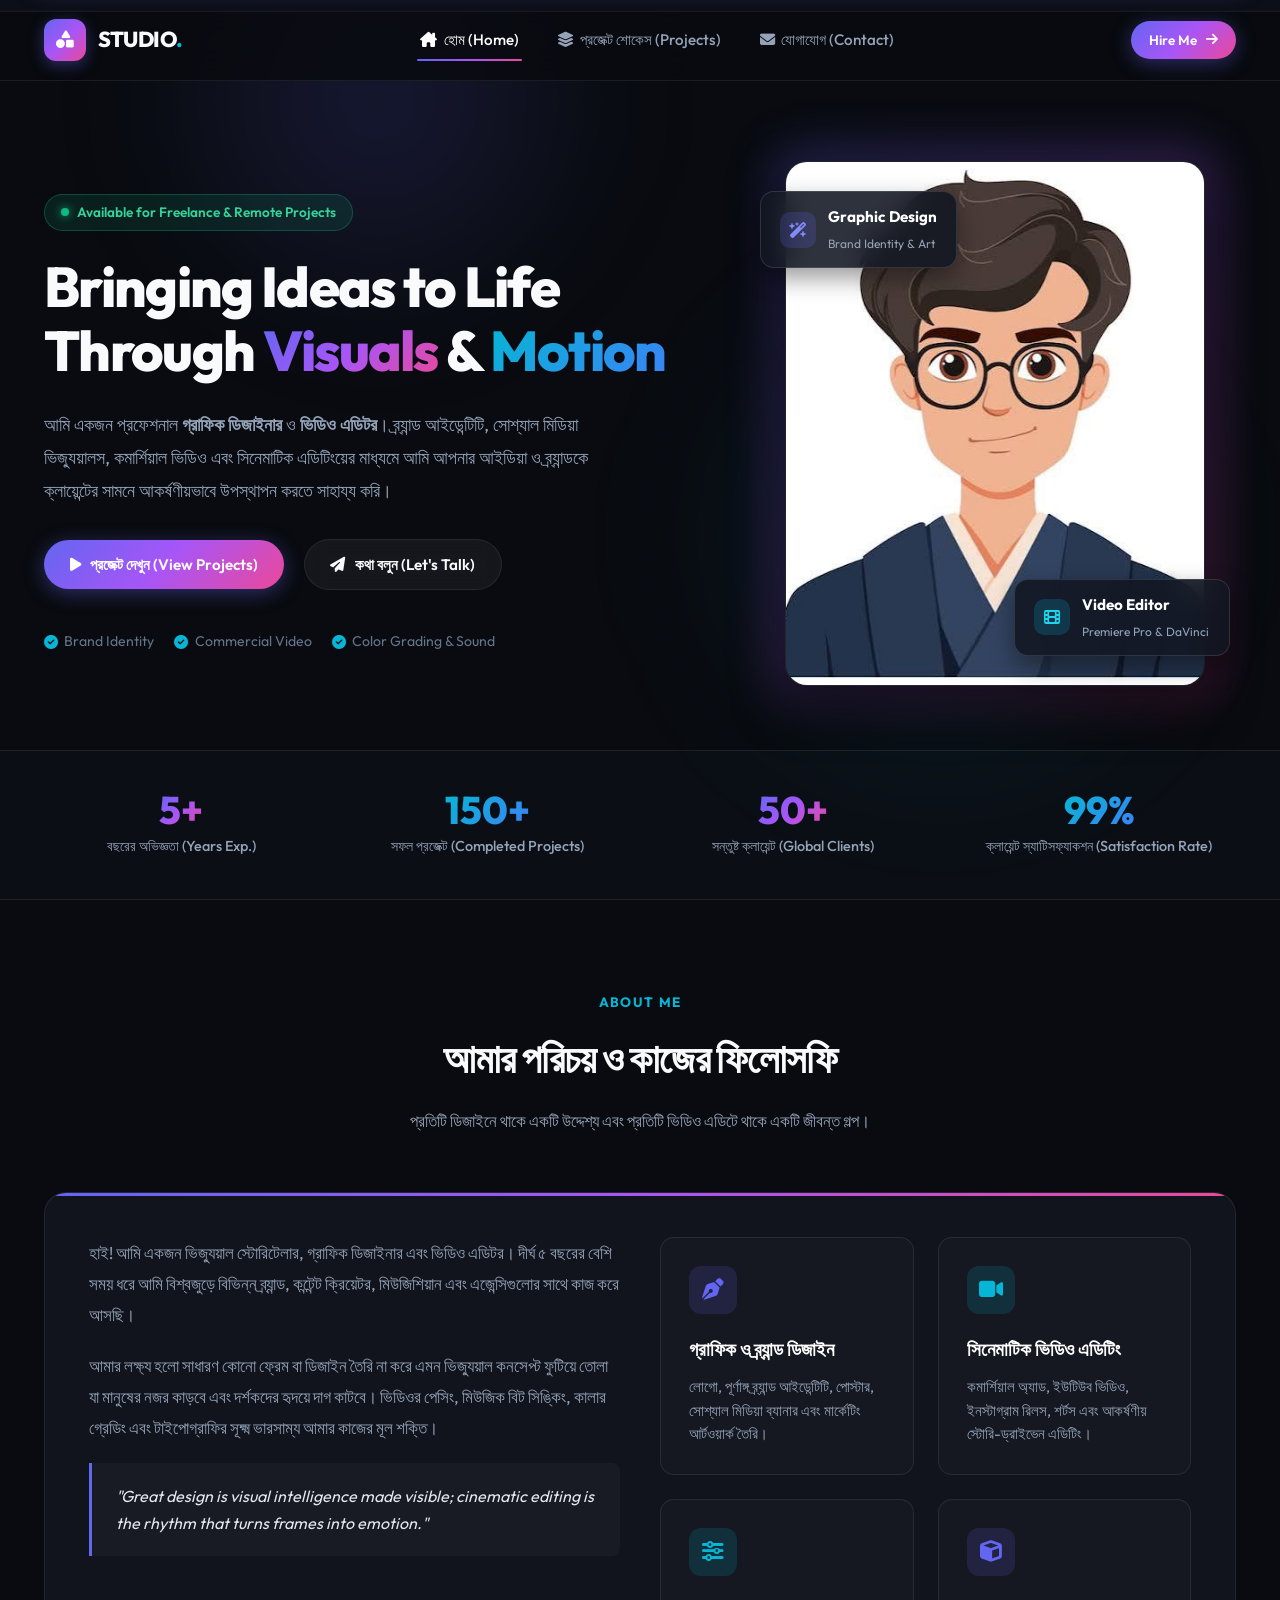
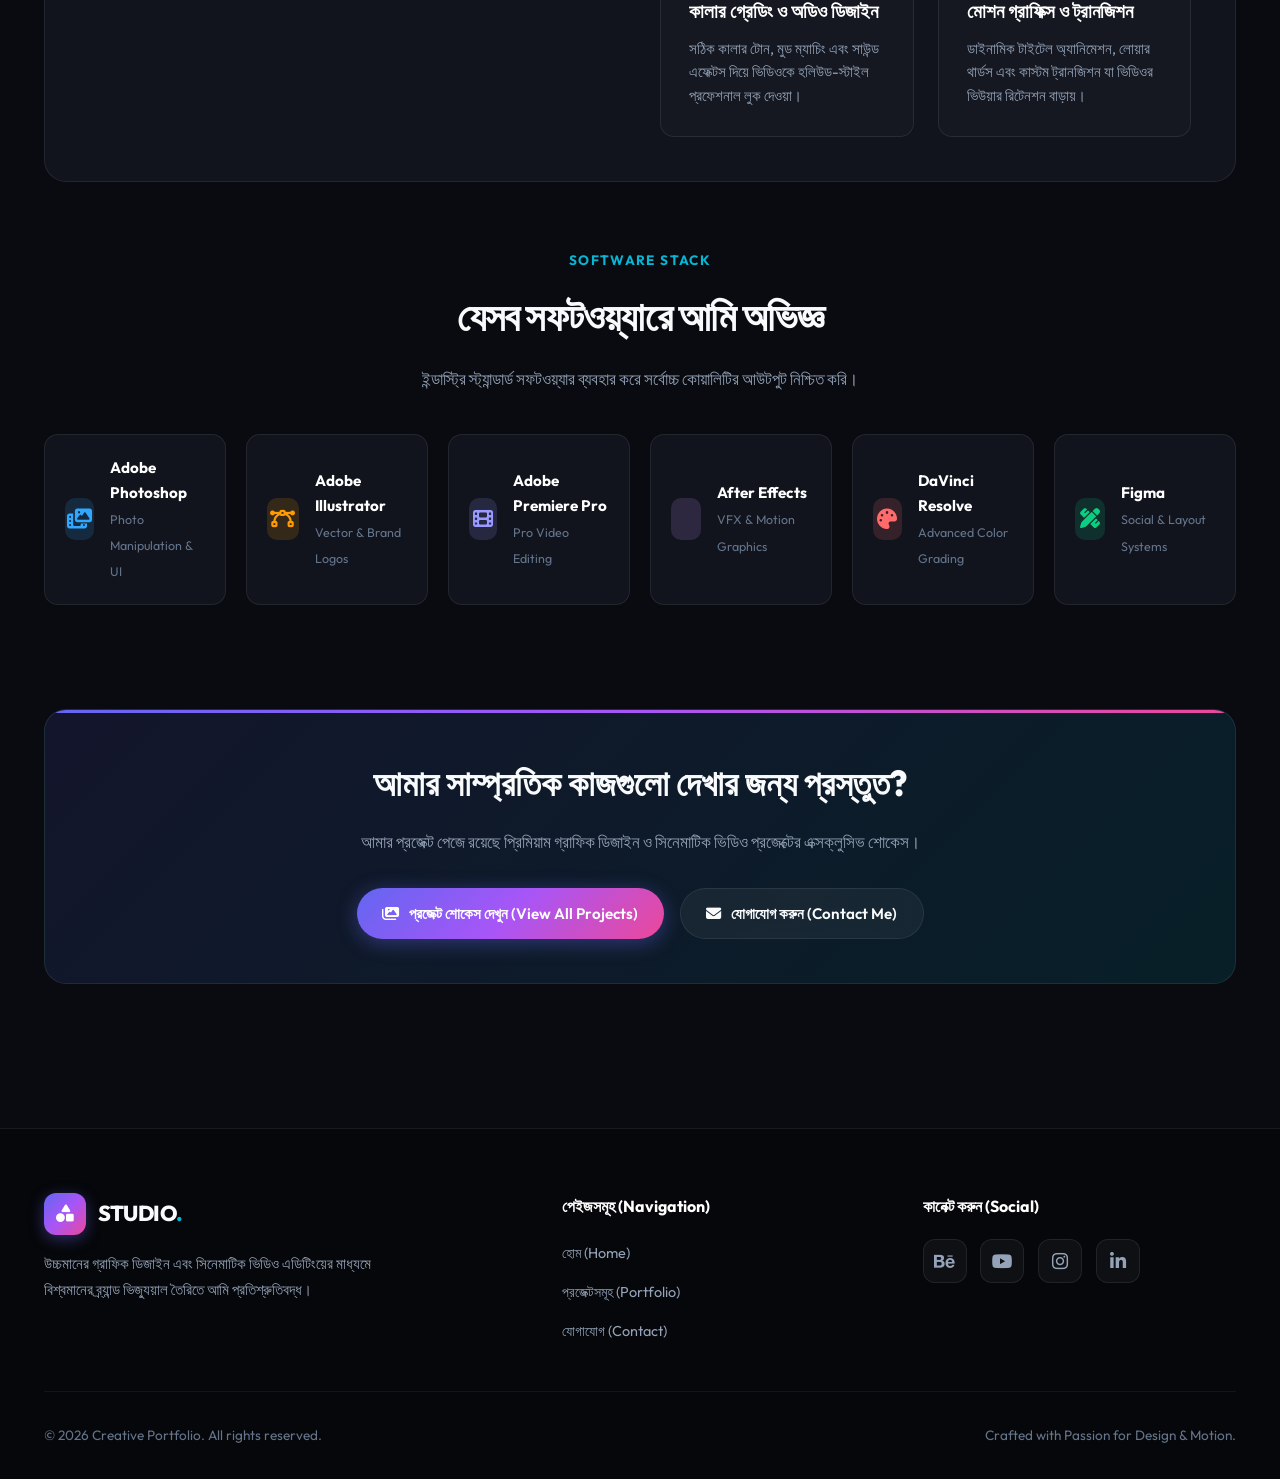
<file: index.html>
<!DOCTYPE html>
<html lang="bn">
<head>
  <meta charset="UTF-8">
  <meta name="viewport" content="width=device-width, initial-scale=1.0">
  <title>Creative Portfolio | Graphic Designer & Video Editor</title>
  <meta name="description" content="পেশাদার গ্রাফিক ডিজাইনার ও ভিডিও এডিটর পোর্টফলিও। ক্রিয়েটিভ ব্র্যান্ডিং, ভিজ্যুয়াল ডিজাইন এবং সিনেমাটিক ভিডিও এডিটিং সল্যুশন।">

  <!-- Google Fonts: Outfit & Plus Jakarta Sans -->
  <link rel="preconnect" href="https://fonts.googleapis.com">
  <link rel="preconnect" href="https://fonts.gstatic.com" crossorigin>
  <link href="https://fonts.googleapis.com/css2?family=Outfit:wght@300;400;500;600;700;800;900&family=Plus+Jakarta+Sans:wght@400;500;600;700&display=swap" rel="stylesheet">

  <!-- Font Awesome 6 Icons -->
  <link rel="stylesheet" href="https://cdnjs.cloudflare.com/ajax/libs/font-awesome/6.5.1/css/all.min.css">

  <!-- Main Stylesheet -->
  <link rel="stylesheet" href="css/style.css">
</head>
<body>

  <!-- Ambient Background Lighting -->
  <div class="ambient-glow-1"></div>
  <div class="ambient-glow-2"></div>

  <!-- Header / Navigation -->
  <header class="site-header">
    <div class="container">
      <nav class="navbar">
        <a href="index.html" class="brand-logo">
          <div class="brand-icon">
            <i class="fa-solid fa-shapes"></i>
          </div>
          <div class="brand-text">STUDIO<span>.</span></div>
        </a>

        <ul class="nav-links">
          <li><a href="index.html" class="nav-link active"><i class="fa-solid fa-house-chimney"></i> হোম (Home)</a></li>
          <li><a href="projects.html" class="nav-link"><i class="fa-solid fa-layer-group"></i> প্রজেক্ট শোকেস (Projects)</a></li>
          <li><a href="contact.html" class="nav-link"><i class="fa-solid fa-envelope"></i> যোগাযোগ (Contact)</a></li>
        </ul>

        <div class="nav-cta">
          <a href="contact.html" class="btn btn-primary btn-sm">
            <span>Hire Me</span>
            <i class="fa-solid fa-arrow-right"></i>
          </a>
          <button class="hamburger-btn" id="hamburgerBtn" aria-label="Toggle navigation">
            <i class="fa-solid fa-bars"></i>
          </button>
        </div>
      </nav>
    </div>

    <!-- Mobile Drawer Navigation -->
    <div class="mobile-nav" id="mobileNav">
      <a href="index.html" class="nav-link active"><i class="fa-solid fa-house-chimney"></i> হোম (Home)</a>
      <a href="projects.html" class="nav-link"><i class="fa-solid fa-layer-group"></i> প্রজেক্ট শোকেস (Projects)</a>
      <a href="contact.html" class="nav-link"><i class="fa-solid fa-envelope"></i> যোগাযোগ (Contact)</a>
      <a href="contact.html" class="btn btn-primary" style="margin-top: 1rem;">
        <span>Hire Me</span>
        <i class="fa-solid fa-arrow-right"></i>
      </a>
    </div>
  </header>

  <!-- Hero Section -->
  <section class="hero-section">
    <div class="container">
      <div class="hero-grid">
        <!-- Hero Left Column: Intro -->
        <div class="hero-intro">
          <div class="hero-badge">
            <span class="status-dot"></span>
            <span>Available for Freelance & Remote Projects</span>
          </div>

          <h1 class="hero-title">
            Bringing Ideas to Life Through <span class="gradient-text">Visuals</span> & <span class="cyan-gradient-text">Motion</span>
          </h1>

          <p class="hero-lead">
            আমি একজন প্রফেশনাল <strong>গ্রাফিক ডিজাইনার</strong> ও <strong>ভিডিও এডিটর</strong>। 
            ব্র্যান্ড আইডেন্টিটি, সোশ্যাল মিডিয়া ভিজ্যুয়ালস, কমার্শিয়াল ভিডিও এবং সিনেমাটিক এডিটিংয়ের মাধ্যমে আমি আপনার আইডিয়া ও ব্র্যান্ডকে ক্লায়েন্টের সামনে আকর্ষণীয়ভাবে উপস্থাপন করতে সাহায্য করি।
          </p>

          <div class="hero-cta-group">
            <a href="projects.html" class="btn btn-primary">
              <i class="fa-solid fa-play"></i>
              <span>প্রজেক্ট দেখুন (View Projects)</span>
            </a>
            <a href="contact.html" class="btn btn-secondary">
              <i class="fa-solid fa-paper-plane"></i>
              <span>কথা বলুন (Let's Talk)</span>
            </a>
          </div>

          <div class="hero-quick-tags">
            <div class="quick-tag-item">
              <i class="fa-solid fa-circle-check"></i>
              <span>Brand Identity</span>
            </div>
            <div class="quick-tag-item">
              <i class="fa-solid fa-circle-check"></i>
              <span>Commercial Video</span>
            </div>
            <div class="quick-tag-item">
              <i class="fa-solid fa-circle-check"></i>
              <span>Color Grading & Sound</span>
            </div>
          </div>
        </div>

        <!-- Hero Right Column: Profile Showcase -->
        <div class="hero-visual-wrapper">
          <div class="profile-card-container">
            <div class="profile-glow-ring"></div>
            
            <div class="profile-image-frame">
              <!-- User Profile Picture -->
              <img src="portfolio/me.jpg" alt="Profile Photo" id="heroProfileImg">
            </div>

            <!-- Floating Top Left Badge -->
            <div class="floating-badge badge-top-left">
              <div class="floating-icon purple">
                <i class="fa-solid fa-wand-magic-sparkles"></i>
              </div>
              <div class="floating-text">
                <strong>Graphic Design</strong>
                <span>Brand Identity & Art</span>
              </div>
            </div>

            <!-- Floating Bottom Right Badge -->
            <div class="floating-badge badge-bottom-right">
              <div class="floating-icon cyan">
                <i class="fa-solid fa-film"></i>
              </div>
              <div class="floating-text">
                <strong>Video Editor</strong>
                <span>Premiere Pro & DaVinci</span>
              </div>
            </div>
          </div>
        </div>
      </div>
    </div>
  </section>

  <!-- Metrics / Stats Section -->
  <section class="stats-section">
    <div class="container">
      <div class="stats-grid">
        <div class="stat-item">
          <h3 class="gradient-text">5+</h3>
          <p>বছরের অভিজ্ঞতা (Years Exp.)</p>
        </div>
        <div class="stat-item">
          <h3 class="cyan-gradient-text">150+</h3>
          <p>সফল প্রজেক্ট (Completed Projects)</p>
        </div>
        <div class="stat-item">
          <h3 class="gradient-text">50+</h3>
          <p>সন্তুষ্ট ক্লায়েন্ট (Global Clients)</p>
        </div>
        <div class="stat-item">
          <h3 class="cyan-gradient-text">99%</h3>
          <p>ক্লায়েন্ট স্যাটিসফ্যাকশন (Satisfaction Rate)</p>
        </div>
      </div>
    </div>
  </section>

  <!-- Biography & Journey Deep-Dive Section -->
  <section class="section bio-section">
    <div class="container">
      <div class="section-header">
        <span class="section-tag">About Me</span>
        <h2 class="section-title">আমার পরিচয় ও কাজের ফিলোসফি</h2>
        <p class="section-subtitle">
          প্রতিটি ডিজাইনে থাকে একটি উদ্দেশ্য এবং প্রতিটি ভিডিও এডিটে থাকে একটি জীবন্ত গল্প।
        </p>
      </div>

      <div class="bio-story-card">
        <div class="bio-content-grid">
          <div class="bio-text-block">
            <p>
              হাই! আমি একজন ভিজ্যুয়াল স্টোরিটেলার, গ্রাফিক ডিজাইনার এবং ভিডিও এডিটর। দীর্ঘ ৫ বছরের বেশি সময় ধরে আমি বিশ্বজুড়ে বিভিন্ন ব্র্যান্ড, কন্টেন্ট ক্রিয়েটর, মিউজিশিয়ান এবং এজেন্সিগুলোর সাথে কাজ করে আসছি।
            </p>
            <p>
              আমার লক্ষ্য হলো সাধারণ কোনো ফ্রেম বা ডিজাইন তৈরি না করে এমন ভিজ্যুয়াল কনসেপ্ট ফুটিয়ে তোলা যা মানুষের নজর কাড়বে এবং দর্শকদের হৃদয়ে দাগ কাটবে। ভিডিওর পেসিং, মিউজিক বিট সিঙ্কিং, কালার গ্রেডিং এবং টাইপোগ্রাফির সূক্ষ্ম ভারসাম্য আমার কাজের মূল শক্তি।
            </p>
            <div class="bio-highlight-box">
              "Great design is visual intelligence made visible; cinematic editing is the rhythm that turns frames into emotion."
            </div>
          </div>

          <div class="specialty-cards">
            <!-- Card 1 -->
            <div class="spec-card">
              <div class="spec-icon-box">
                <i class="fa-solid fa-pen-nib"></i>
              </div>
              <h4>গ্রাফিক ও ব্র্যান্ড ডিজাইন</h4>
              <p>লোগো, পূর্ণাঙ্গ ব্র্যান্ড আইডেন্টিটি, পোস্টার, সোশ্যাল মিডিয়া ব্যানার এবং মার্কেটিং আর্টওয়ার্ক তৈরি।</p>
            </div>

            <!-- Card 2 -->
            <div class="spec-card cyan">
              <div class="spec-icon-box">
                <i class="fa-solid fa-video"></i>
              </div>
              <h4>সিনেমাটিক ভিডিও এডিটিং</h4>
              <p>কমার্শিয়াল অ্যাড, ইউটিউব ভিডিও, ইনস্টাগ্রাম রিলস, শর্টস এবং আকর্ষণীয় স্টোরি-ড্রাইভেন এডিটিং।</p>
            </div>

            <!-- Card 3 -->
            <div class="spec-card cyan">
              <div class="spec-icon-box">
                <i class="fa-solid fa-sliders"></i>
              </div>
              <h4>কালার গ্রেডিং ও অডিও ডিজাইন</h4>
              <p>সঠিক কালার টোন, মুড ম্যাচিং এবং সাউন্ড এফেক্টস দিয়ে ভিডিওকে হলিউড-স্টাইল প্রফেশনাল লুক দেওয়া।</p>
            </div>

            <!-- Card 4 -->
            <div class="spec-card">
              <div class="spec-icon-box">
                <i class="fa-solid fa-cube"></i>
              </div>
              <h4>মোশন গ্রাফিক্স ও ট্রানজিশন</h4>
              <p>ডাইনামিক টাইটেল অ্যানিমেশন, লোয়ার থার্ডস এবং কাস্টম ট্রানজিশন যা ভিডিওর ভিউয়ার রিটেনশন বাড়ায়।</p>
            </div>
          </div>
        </div>
      </div>

      <!-- Tools & Software Arsenal -->
      <div class="section-header" style="margin-top: 4rem; margin-bottom: 2.5rem;">
        <span class="section-tag">Software Stack</span>
        <h2 class="section-title">যেসব সফটওয়্যারে আমি অভিজ্ঞ</h2>
        <p class="section-subtitle">ইন্ডাস্ট্রি স্ট্যান্ডার্ড সফটওয়্যার ব্যবহার করে সর্বোচ্চ কোয়ালিটির আউটপুট নিশ্চিত করি।</p>
      </div>

      <div class="tools-grid">
        <div class="tool-chip">
          <div class="tool-icon" style="background: rgba(49, 168, 255, 0.15); color: #31a8ff;">
            <i class="fa-solid fa-photo-film"></i>
          </div>
          <div class="tool-info">
            <strong>Adobe Photoshop</strong>
            <span>Photo Manipulation & UI</span>
          </div>
        </div>

        <div class="tool-chip">
          <div class="tool-icon" style="background: rgba(255, 154, 0, 0.15); color: #ff9a00;">
            <i class="fa-solid fa-bezier-curve"></i>
          </div>
          <div class="tool-info">
            <strong>Adobe Illustrator</strong>
            <span>Vector & Brand Logos</span>
          </div>
        </div>

        <div class="tool-chip">
          <div class="tool-icon" style="background: rgba(153, 153, 255, 0.15); color: #9999ff;">
            <i class="fa-solid fa-film"></i>
          </div>
          <div class="tool-info">
            <strong>Adobe Premiere Pro</strong>
            <span>Pro Video Editing</span>
          </div>
        </div>

        <div class="tool-chip">
          <div class="tool-icon" style="background: rgba(207, 150, 255, 0.15); color: #cf96ff;">
            <i class="fa-solid fa-sparkles"></i>
          </div>
          <div class="tool-info">
            <strong>After Effects</strong>
            <span>VFX & Motion Graphics</span>
          </div>
        </div>

        <div class="tool-chip">
          <div class="tool-icon" style="background: rgba(255, 107, 107, 0.15); color: #ff6b6b;">
            <i class="fa-solid fa-palette"></i>
          </div>
          <div class="tool-info">
            <strong>DaVinci Resolve</strong>
            <span>Advanced Color Grading</span>
          </div>
        </div>

        <div class="tool-chip">
          <div class="tool-icon" style="background: rgba(10, 207, 131, 0.15); color: #0acf83;">
            <i class="fa-solid fa-pen-ruler"></i>
          </div>
          <div class="tool-info">
            <strong>Figma</strong>
            <span>Social & Layout Systems</span>
          </div>
        </div>
      </div>
    </div>
  </section>

  <!-- Quick Project Preview Teaser Banner -->
  <section class="section" style="padding-top: 1rem;">
    <div class="container">
      <div class="bio-story-card" style="text-align: center; background: linear-gradient(135deg, rgba(99,102,241,0.12) 0%, rgba(6,182,212,0.12) 100%);">
        <h3 style="font-size: 2.2rem; margin-bottom: 1rem; font-weight: 800;">
          আমার সাম্প্রতিক কাজগুলো দেখার জন্য প্রস্তুত?
        </h3>
        <p style="color: var(--text-muted); max-width: 600px; margin: 0 auto 2rem; font-size: 1.05rem;">
          আমার প্রজেক্ট পেজে রয়েছে প্রিমিয়াম গ্রাফিক ডিজাইন ও সিনেমাটিক ভিডিও প্রজেক্টের এক্সক্লুসিভ শোকেস।
        </p>
        <div style="display: flex; gap: 1rem; justify-content: center; flex-wrap: wrap;">
          <a href="projects.html" class="btn btn-primary">
            <i class="fa-solid fa-images"></i>
            <span>প্রজেক্ট শোকেস দেখুন (View All Projects)</span>
          </a>
          <a href="contact.html" class="btn btn-secondary">
            <i class="fa-solid fa-envelope"></i>
            <span>যোগাযোগ করুন (Contact Me)</span>
          </a>
        </div>
      </div>
    </div>
  </section>

  <!-- Footer -->
  <footer class="site-footer">
    <div class="container">
      <div class="footer-top">
        <div class="footer-brand">
          <a href="index.html" class="brand-logo">
            <div class="brand-icon">
              <i class="fa-solid fa-shapes"></i>
            </div>
            <div class="brand-text">STUDIO<span>.</span></div>
          </a>
          <p>
            উচ্চমানের গ্রাফিক ডিজাইন এবং সিনেমাটিক ভিডিও এডিটিংয়ের মাধ্যমে বিশ্বমানের ব্র্যান্ড ভিজ্যুয়াল তৈরিতে আমি প্রতিশ্রুতিবদ্ধ।
          </p>
        </div>

        <div class="footer-links-col">
          <h5>পেইজসমূহ (Navigation)</h5>
          <ul class="footer-links-list">
            <li><a href="index.html">হোম (Home)</a></li>
            <li><a href="projects.html">প্রজেক্টসমূহ (Portfolio)</a></li>
            <li><a href="contact.html">যোগাযোগ (Contact)</a></li>
          </ul>
        </div>

        <div class="footer-links-col">
          <h5>কানেক্ট করুন (Social)</h5>
          <div class="social-links-grid" style="margin-top: 0; padding-top: 0; border-top: none;">
            <a href="https://behance.net" target="_blank" class="social-pill" title="Behance"><i class="fa-brands fa-behance"></i></a>
            <a href="https://youtube.com" target="_blank" class="social-pill" title="YouTube"><i class="fa-brands fa-youtube"></i></a>
            <a href="https://instagram.com" target="_blank" class="social-pill" title="Instagram"><i class="fa-brands fa-instagram"></i></a>
            <a href="https://linkedin.com" target="_blank" class="social-pill" title="LinkedIn"><i class="fa-brands fa-linkedin-in"></i></a>
          </div>
        </div>
      </div>

      <div class="footer-bottom">
        <p>&copy; 2026 Creative Portfolio. All rights reserved.</p>
        <p>Crafted with Passion for Design & Motion.</p>
      </div>
    </div>
  </footer>

  <!-- Scripts -->
  <script src="js/main.js"></script>
</body>
</html>
</file>
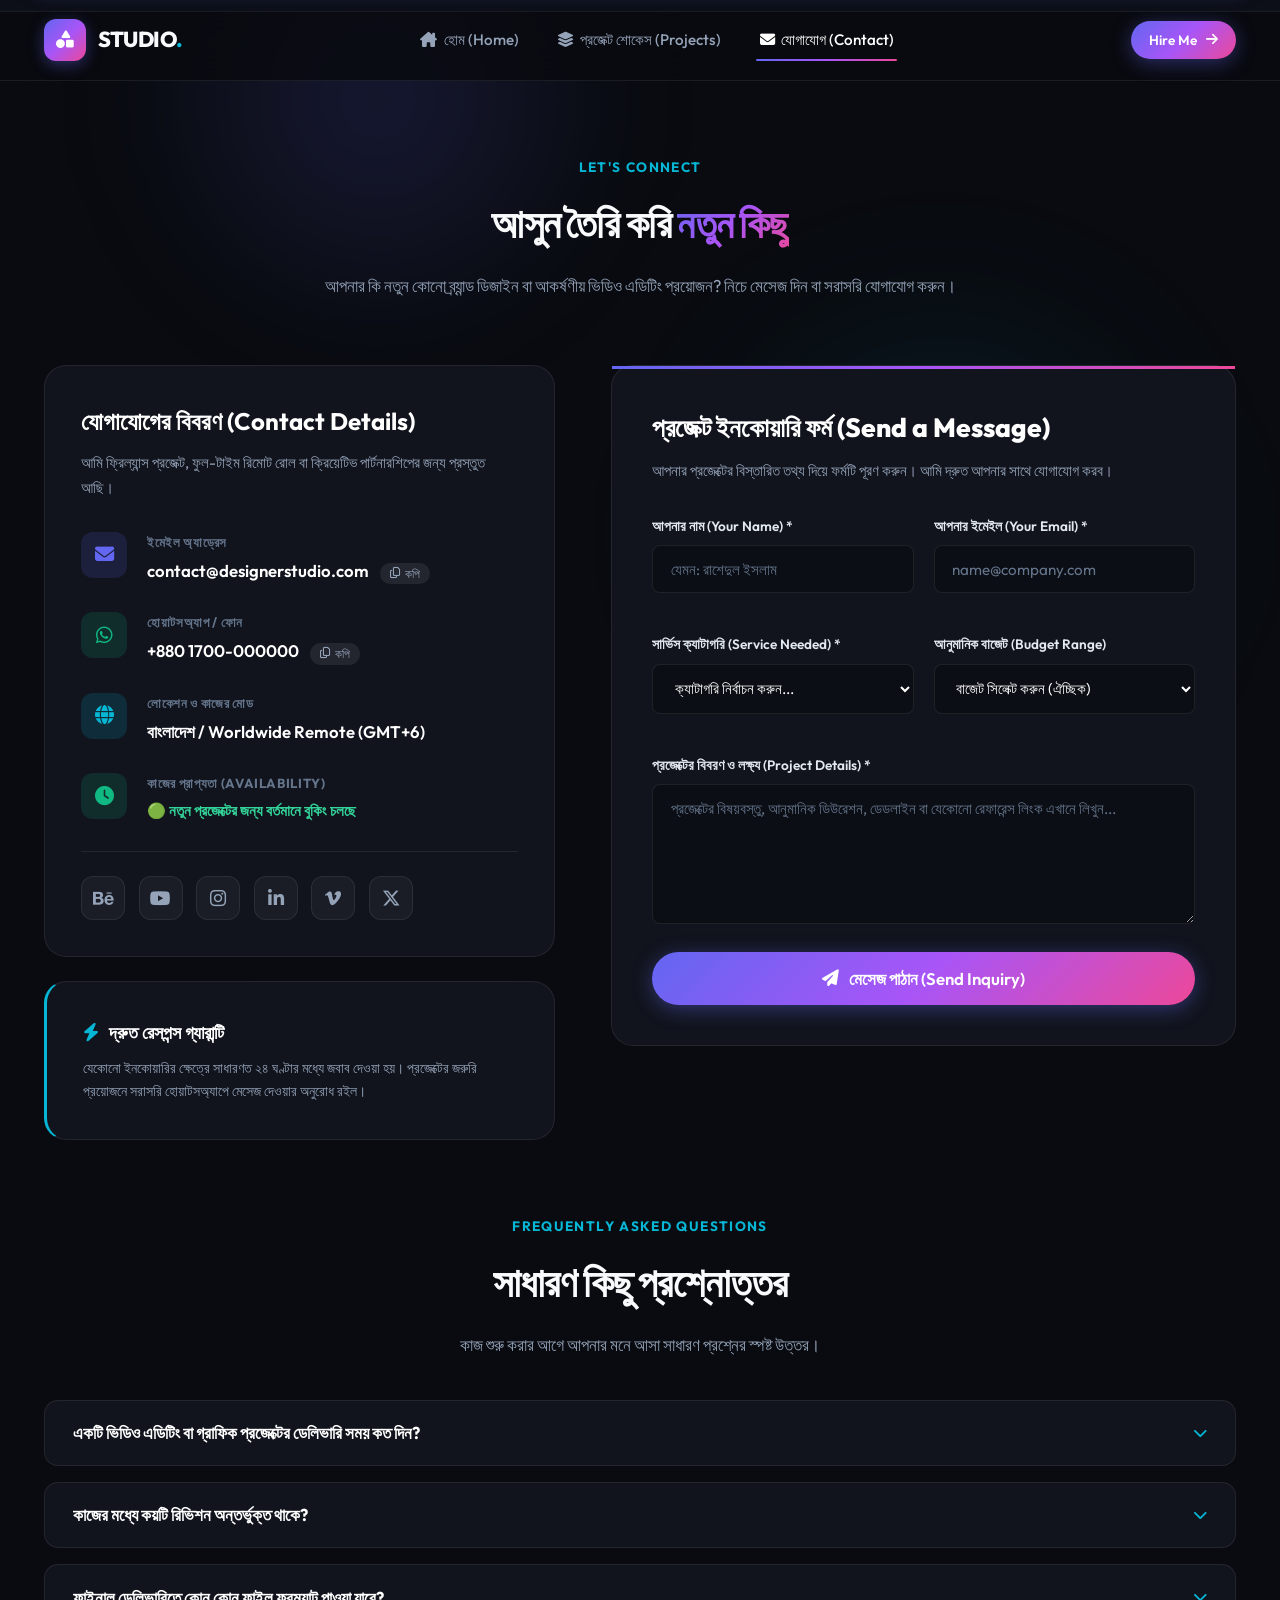
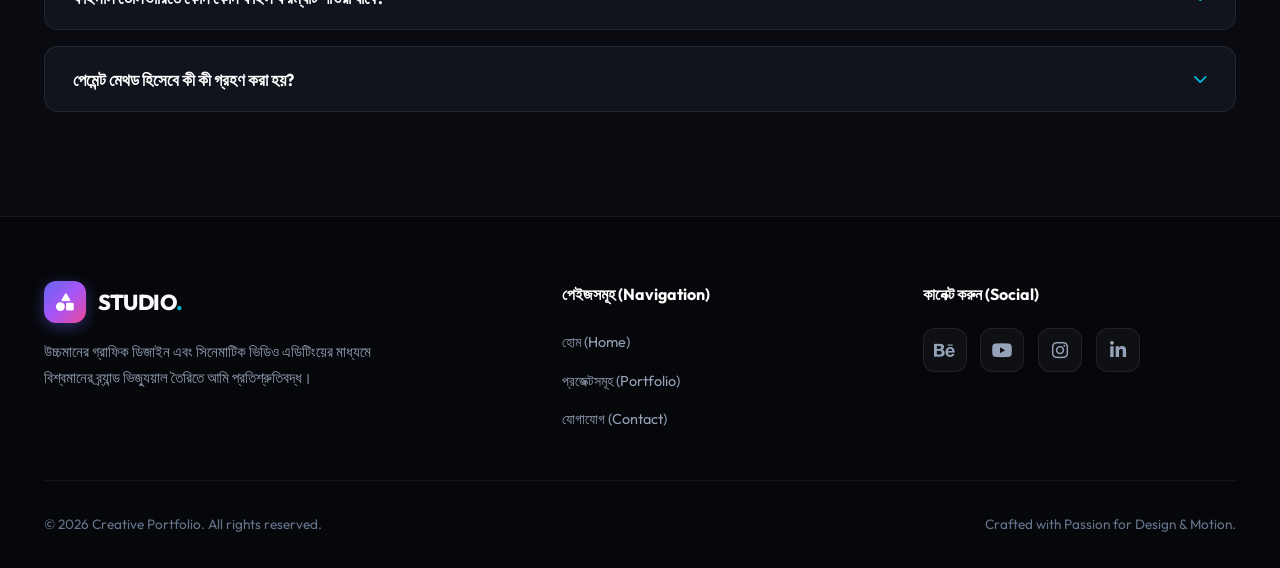
<file: contact.html>
<!DOCTYPE html>
<html lang="bn">
<head>
  <meta charset="UTF-8">
  <meta name="viewport" content="width=device-width, initial-scale=1.0">
  <title>Contact & Inquiries | Graphic Designer & Video Editor</title>
  <meta name="description" content="নতুন প্রজেক্ট বা ফ্রিল্যান্স কাজের জন্য যোগাযোগ করুন। গ্রাফিক ডিজাইন এবং ভিডিও এডিটিং সংক্রান্ত আলোচনা ও কোটেশন।">

  <!-- Google Fonts -->
  <link rel="preconnect" href="https://fonts.googleapis.com">
  <link rel="preconnect" href="https://fonts.gstatic.com" crossorigin>
  <link href="https://fonts.googleapis.com/css2?family=Outfit:wght@300;400;500;600;700;800;900&family=Plus+Jakarta+Sans:wght@400;500;600;700&display=swap" rel="stylesheet">

  <!-- Font Awesome 6 Icons -->
  <link rel="stylesheet" href="https://cdnjs.cloudflare.com/ajax/libs/font-awesome/6.5.1/css/all.min.css">

  <!-- Main Stylesheet -->
  <link rel="stylesheet" href="css/style.css">
</head>
<body>

  <!-- Ambient Background Glows -->
  <div class="ambient-glow-1"></div>
  <div class="ambient-glow-2"></div>

  <!-- Header / Navigation -->
  <header class="site-header">
    <div class="container">
      <nav class="navbar">
        <a href="index.html" class="brand-logo">
          <div class="brand-icon">
            <i class="fa-solid fa-shapes"></i>
          </div>
          <div class="brand-text">STUDIO<span>.</span></div>
        </a>

        <ul class="nav-links">
          <li><a href="index.html" class="nav-link"><i class="fa-solid fa-house-chimney"></i> হোম (Home)</a></li>
          <li><a href="projects.html" class="nav-link"><i class="fa-solid fa-layer-group"></i> প্রজেক্ট শোকেস (Projects)</a></li>
          <li><a href="contact.html" class="nav-link active"><i class="fa-solid fa-envelope"></i> যোগাযোগ (Contact)</a></li>
        </ul>

        <div class="nav-cta">
          <a href="contact.html" class="btn btn-primary btn-sm">
            <span>Hire Me</span>
            <i class="fa-solid fa-arrow-right"></i>
          </a>
          <button class="hamburger-btn" id="hamburgerBtn" aria-label="Toggle navigation">
            <i class="fa-solid fa-bars"></i>
          </button>
        </div>
      </nav>
    </div>

    <!-- Mobile Drawer -->
    <div class="mobile-nav" id="mobileNav">
      <a href="index.html" class="nav-link"><i class="fa-solid fa-house-chimney"></i> হোম (Home)</a>
      <a href="projects.html" class="nav-link"><i class="fa-solid fa-layer-group"></i> প্রজেক্ট শোকেস (Projects)</a>
      <a href="contact.html" class="nav-link active"><i class="fa-solid fa-envelope"></i> যোগাযোগ (Contact)</a>
      <a href="contact.html" class="btn btn-primary" style="margin-top: 1rem;">
        <span>Hire Me</span>
        <i class="fa-solid fa-arrow-right"></i>
      </a>
    </div>
  </header>

  <!-- Contact Hero Header -->
  <section class="contact-header">
    <div class="container">
      <span class="section-tag">Let's Connect</span>
      <h1 class="section-title">
        আসুন তৈরি করি <span class="gradient-text">নতুন কিছু</span>
      </h1>
      <p class="section-subtitle" style="margin: 0 auto; max-width: 650px;">
        আপনার কি নতুন কোনো ব্র্যান্ড ডিজাইন বা আকর্ষণীয় ভিডিও এডিটিং প্রয়োজন? নিচে মেসেজ দিন বা সরাসরি যোগাযোগ করুন।
      </p>
    </div>
  </section>

  <!-- Contact Info & Form Section -->
  <section class="section" style="padding-top: 2rem;">
    <div class="container">
      <div class="contact-layout-grid">

        <!-- Left Column: Contact Channels & Socials -->
        <div class="contact-info-panel">
          <div class="contact-card-box">
            <h3 style="font-size: 1.5rem; margin-bottom: 0.5rem; color: #fff;">যোগাযোগের বিবরণ (Contact Details)</h3>
            <p style="color: var(--text-muted); font-size: 0.95rem; margin-bottom: 2rem;">
              আমি ফ্রিল্যান্স প্রজেক্ট, ফুল-টাইম রিমোট রোল বা ক্রিয়েটিভ পার্টনারশিপের জন্য প্রস্তুত আছি।
            </p>

            <!-- Channel 1: Email -->
            <div class="contact-channel-item">
              <div class="channel-icon">
                <i class="fa-solid fa-envelope"></i>
              </div>
              <div class="channel-content">
                <strong>ইমেইল অ্যাড্রেস</strong>
                <a href="mailto:contact@designerstudio.com">contact@designerstudio.com</a>
                <button class="copy-badge-btn copy-trigger" data-copy-text="contact@designerstudio.com" title="কপি করুন">
                  <i class="fa-regular fa-copy"></i>
                  <span>কপি</span>
                </button>
              </div>
            </div>

            <!-- Channel 2: WhatsApp / Phone -->
            <div class="contact-channel-item">
              <div class="channel-icon green">
                <i class="fa-brands fa-whatsapp"></i>
              </div>
              <div class="channel-content">
                <strong>হোয়াটসঅ্যাপ / ফোন</strong>
                <a href="https://wa.me/8801700000000" target="_blank">+880 1700-000000</a>
                <button class="copy-badge-btn copy-trigger" data-copy-text="+8801700000000" title="কপি করুন">
                  <i class="fa-regular fa-copy"></i>
                  <span>কপি</span>
                </button>
              </div>
            </div>

            <!-- Channel 3: Location / Remote -->
            <div class="contact-channel-item">
              <div class="channel-icon cyan">
                <i class="fa-solid fa-globe"></i>
              </div>
              <div class="channel-content">
                <strong>লোকেশন ও কাজের মোড</strong>
                <p>বাংলাদেশ / Worldwide Remote (GMT+6)</p>
              </div>
            </div>

            <!-- Channel 4: Availability Badge -->
            <div class="contact-channel-item">
              <div class="channel-icon" style="background: rgba(16,185,129,0.15); color: #10b981;">
                <i class="fa-solid fa-clock"></i>
              </div>
              <div class="channel-content">
                <strong>কাজের প্রাপ্যতা (Availability)</strong>
                <p style="color: #34d399; font-size: 0.95rem; font-weight: 600;">
                  🟢 নতুন প্রজেক্টের জন্য বর্তমানে বুকিং চলছে
                </p>
              </div>
            </div>

            <!-- Social Links -->
            <div class="social-links-grid">
              <a href="https://behance.net" target="_blank" class="social-pill" title="Behance Profile"><i class="fa-brands fa-behance"></i></a>
              <a href="https://youtube.com" target="_blank" class="social-pill" title="YouTube Channel"><i class="fa-brands fa-youtube"></i></a>
              <a href="https://instagram.com" target="_blank" class="social-pill" title="Instagram"><i class="fa-brands fa-instagram"></i></a>
              <a href="https://linkedin.com" target="_blank" class="social-pill" title="LinkedIn Profile"><i class="fa-brands fa-linkedin-in"></i></a>
              <a href="https://vimeo.com" target="_blank" class="social-pill" title="Vimeo Showreel"><i class="fa-brands fa-vimeo-v"></i></a>
              <a href="https://twitter.com" target="_blank" class="social-pill" title="X / Twitter"><i class="fa-brands fa-x-twitter"></i></a>
            </div>
          </div>

          <!-- Working Ethos Card -->
          <div class="contact-card-box" style="border-left: 3px solid var(--secondary);">
            <h4 style="font-size: 1.15rem; margin-bottom: 0.5rem; color: #fff;">
              <i class="fa-solid fa-bolt" style="color: var(--secondary); margin-right: 0.4rem;"></i>
              দ্রুত রেসপন্স গ্যারান্টি
            </h4>
            <p style="color: var(--text-muted); font-size: 0.9rem; line-height: 1.6;">
              যেকোনো ইনকোয়ারির ক্ষেত্রে সাধারণত ২৪ ঘণ্টার মধ্যে জবাব দেওয়া হয়। প্রজেক্টের জরুরি প্রয়োজনে সরাসরি হোয়াটসঅ্যাপে মেসেজ দেওয়ার অনুরোধ রইল।
            </p>
          </div>
        </div>

        <!-- Right Column: Interactive Inquiry Form -->
        <div class="contact-form-panel">
          <h3 style="font-size: 1.65rem; font-weight: 800; margin-bottom: 0.5rem; color: #fff;">
            প্রজেক্ট ইনকোয়ারি ফর্ম (Send a Message)
          </h3>
          <p style="color: var(--text-muted); font-size: 0.95rem; margin-bottom: 2rem;">
            আপনার প্রজেক্টের বিস্তারিত তথ্য দিয়ে ফর্মটি পূরণ করুন। আমি দ্রুত আপনার সাথে যোগাযোগ করব।
          </p>

          <form id="projectInquiryForm">
            <!-- Row 1: Name and Email -->
            <div class="form-group-row">
              <div class="form-group">
                <label class="form-label" for="clientName">আপনার নাম (Your Name) *</label>
                <input type="text" id="clientName" class="form-control" placeholder="যেমন: রাশেদুল ইসলাম" required>
              </div>

              <div class="form-group">
                <label class="form-label" for="clientEmail">আপনার ইমেইল (Your Email) *</label>
                <input type="email" id="clientEmail" class="form-control" placeholder="name@company.com" required>
              </div>
            </div>

            <!-- Row 2: Service Type and Budget -->
            <div class="form-group-row">
              <div class="form-group">
                <label class="form-label" for="serviceType">সার্ভিস ক্যাটাগরি (Service Needed) *</label>
                <select id="serviceType" class="form-control" required>
                  <option value="" disabled selected>ক্যাটাগরি নির্বাচন করুন...</option>
                  <option value="video-editing">ভিডিও এডিটিং (Commercial / YouTube / Cinematic)</option>
                  <option value="graphic-design">গ্রাফিক ডিজাইন (Key Visuals / Posters / Ads)</option>
                  <option value="brand-identity">লোগো ও ব্র্যান্ড আইডেন্টিটি প্যাকেজ</option>
                  <option value="motion-graphics">মোশন গ্রাফিক্স ও ট্রানজিশন</option>
                  <option value="full-package">সম্পূর্ণ প্যাকেজ (ভিডিও + গ্রাফিক্স)</option>
                </select>
              </div>

              <div class="form-group">
                <label class="form-label" for="projectBudget">আনুমানিক বাজেট (Budget Range)</label>
                <select id="projectBudget" class="form-control">
                  <option value="standard">বাজেট সিলেক্ট করুন (ঐচ্ছিক)</option>
                  <option value="under-300">$100 - $300 (Small Task / Single Video)</option>
                  <option value="300-600">$300 - $600 (Standard Commercial)</option>
                  <option value="600-1200">$600 - $1,200 (Full Branding / High-End Video)</option>
                  <option value="1200-plus">$1,200+ (Long-term / Retainer)</option>
                </select>
              </div>
            </div>

            <!-- Project Details / Brief -->
            <div class="form-group">
              <label class="form-label" for="projectMessage">প্রজেক্টের বিবরণ ও লক্ষ্য (Project Details) *</label>
              <textarea id="projectMessage" class="form-control" placeholder="প্রজেক্টের বিষয়বস্তু, আনুমানিক ডিউরেশন, ডেডলাইন বা যেকোনো রেফারেন্স লিংক এখানে লিখুন..." required></textarea>
            </div>

            <button type="submit" class="btn btn-primary" style="width: 100%; padding: 1rem; font-size: 1.05rem;">
              <i class="fa-solid fa-paper-plane"></i>
              <span>মেসেজ পাঠান (Send Inquiry)</span>
            </button>
          </form>
        </div>

      </div>

      <!-- FAQ Section -->
      <div class="faq-accordion">
        <div class="section-header" style="margin-bottom: 2.5rem;">
          <span class="section-tag">Frequently Asked Questions</span>
          <h2 class="section-title">সাধারণ কিছু প্রশ্নোত্তর</h2>
          <p class="section-subtitle">কাজ শুরু করার আগে আপনার মনে আসা সাধারণ প্রশ্নের স্পষ্ট উত্তর।</p>
        </div>

        <!-- FAQ Item 1 -->
        <div class="faq-item">
          <button class="faq-question">
            <span>একটি ভিডিও এডিটিং বা গ্রাফিক প্রজেক্টের ডেলিভারি সময় কত দিন?</span>
            <i class="fa-solid fa-chevron-down faq-icon"></i>
          </button>
          <div class="faq-answer">
            প্রজেক্টের আকার ও জটিলতার উপর নির্ভর করে। সাধারণত সোশ্যাল মিডিয়া রিল বা গ্রাফিক পোস্টার ২৪ থেকে ৪৮ ঘণ্টার মধ্যে ডেলিভারি করা সম্ভব। পূর্ণাঙ্গ সিনেমাটিক কমার্শিয়াল বা ফুল ব্র্যান্ডিং প্যাকেজের ক্ষেত্রে ৩ থেকে ৭ দিন সময় লাগতে পারে।
          </div>
        </div>

        <!-- FAQ Item 2 -->
        <div class="faq-item">
          <button class="faq-question">
            <span>কাজের মধ্যে কয়টি রিভিশন অন্তর্ভুক্ত থাকে?</span>
            <i class="fa-solid fa-chevron-down faq-icon"></i>
          </button>
          <div class="faq-answer">
            প্রতিটি প্রজেক্টেই ক্লায়েন্টের সম্পূর্ণ সন্তুষ্টির জন্য আনলিমিটেড মাইনর টুইকস এবং ২-৩ রাউন্ডের বিস্তারিত রিভিশন অন্তর্ভুক্ত থাকে। যাতে চূড়ান্ত আউটপুট আপনার মনমতো হয়।
          </div>
        </div>

        <!-- FAQ Item 3 -->
        <div class="faq-item">
          <button class="faq-question">
            <span>ফাইনাল ডেলিভারিতে কোন কোন ফাইল ফরম্যাট পাওয়া যাবে?</span>
            <i class="fa-solid fa-chevron-down faq-icon"></i>
          </button>
          <div class="faq-answer">
            ভিডিওর জন্য হাই-বিটরেট MP4 (H.264/H.265), ProRes, 4K/1080p এবং সোশ্যাল মিডিয়া ভার্টিকাল ফরম্যাট (9:16) দেওয়া হয়। গ্রাফিক্সের জন্য ভেক্টর (AI, EPS), হাই-রেজোলিউশন PNG, WebP, PSD এবং প্রিন্ট-রেডি PDF প্রদান করা হয়।
          </div>
        </div>

        <!-- FAQ Item 4 -->
        <div class="faq-item">
          <button class="faq-question">
            <span>পেমেন্ট মেথড হিসেবে কী কী গ্রহণ করা হয়?</span>
            <i class="fa-solid fa-chevron-down faq-icon"></i>
          </button>
          <div class="faq-answer">
            লোকাল ক্লায়েন্টদের জন্য বিকাশ, নগদ ও ব্যাংক ট্রান্সফার গ্রহণ করা হয়। আন্তর্জাতিক ক্লায়েন্টদের জন্য Payoneer, PayPal, বা Upwork/Fiverr এসক্রো পেমেন্ট সাপোর্ট করে।
          </div>
        </div>
      </div>

    </div>
  </section>

  <!-- Global Toast Notification Container is created by JS -->

  <!-- Footer -->
  <footer class="site-footer">
    <div class="container">
      <div class="footer-top">
        <div class="footer-brand">
          <a href="index.html" class="brand-logo">
            <div class="brand-icon">
              <i class="fa-solid fa-shapes"></i>
            </div>
            <div class="brand-text">STUDIO<span>.</span></div>
          </a>
          <p>
            উচ্চমানের গ্রাফিক ডিজাইন এবং সিনেমাটিক ভিডিও এডিটিংয়ের মাধ্যমে বিশ্বমানের ব্র্যান্ড ভিজ্যুয়াল তৈরিতে আমি প্রতিশ্রুতিবদ্ধ।
          </p>
        </div>

        <div class="footer-links-col">
          <h5>পেইজসমূহ (Navigation)</h5>
          <ul class="footer-links-list">
            <li><a href="index.html">হোম (Home)</a></li>
            <li><a href="projects.html">প্রজেক্টসমূহ (Portfolio)</a></li>
            <li><a href="contact.html">যোগাযোগ (Contact)</a></li>
          </ul>
        </div>

        <div class="footer-links-col">
          <h5>কানেক্ট করুন (Social)</h5>
          <div class="social-links-grid" style="margin-top: 0; padding-top: 0; border-top: none;">
            <a href="https://behance.net" target="_blank" class="social-pill" title="Behance"><i class="fa-brands fa-behance"></i></a>
            <a href="https://youtube.com" target="_blank" class="social-pill" title="YouTube"><i class="fa-brands fa-youtube"></i></a>
            <a href="https://instagram.com" target="_blank" class="social-pill" title="Instagram"><i class="fa-brands fa-instagram"></i></a>
            <a href="https://linkedin.com" target="_blank" class="social-pill" title="LinkedIn"><i class="fa-brands fa-linkedin-in"></i></a>
          </div>
        </div>
      </div>

      <div class="footer-bottom">
        <p>&copy; 2026 Creative Portfolio. All rights reserved.</p>
        <p>Crafted with Passion for Design & Motion.</p>
      </div>
    </div>
  </footer>

  <!-- Scripts -->
  <script src="js/main.js"></script>
</body>
</html>
</file>
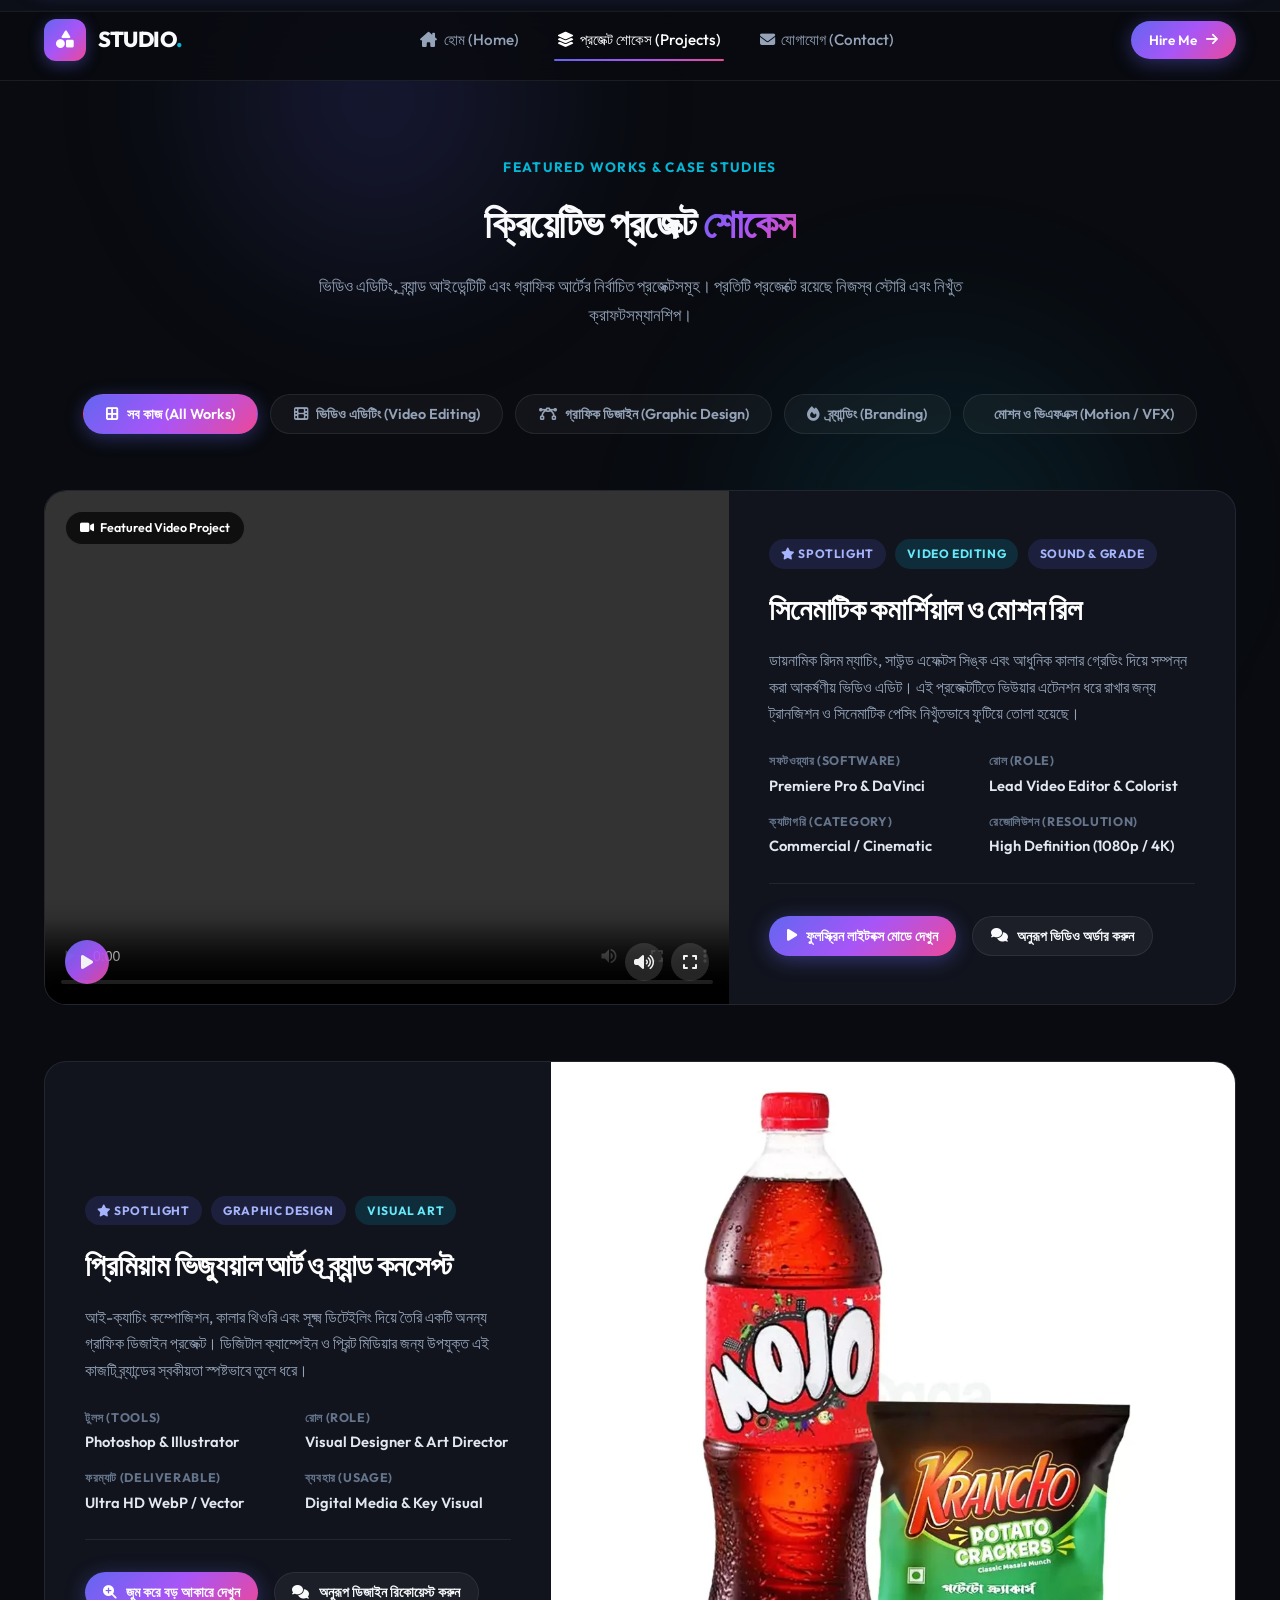
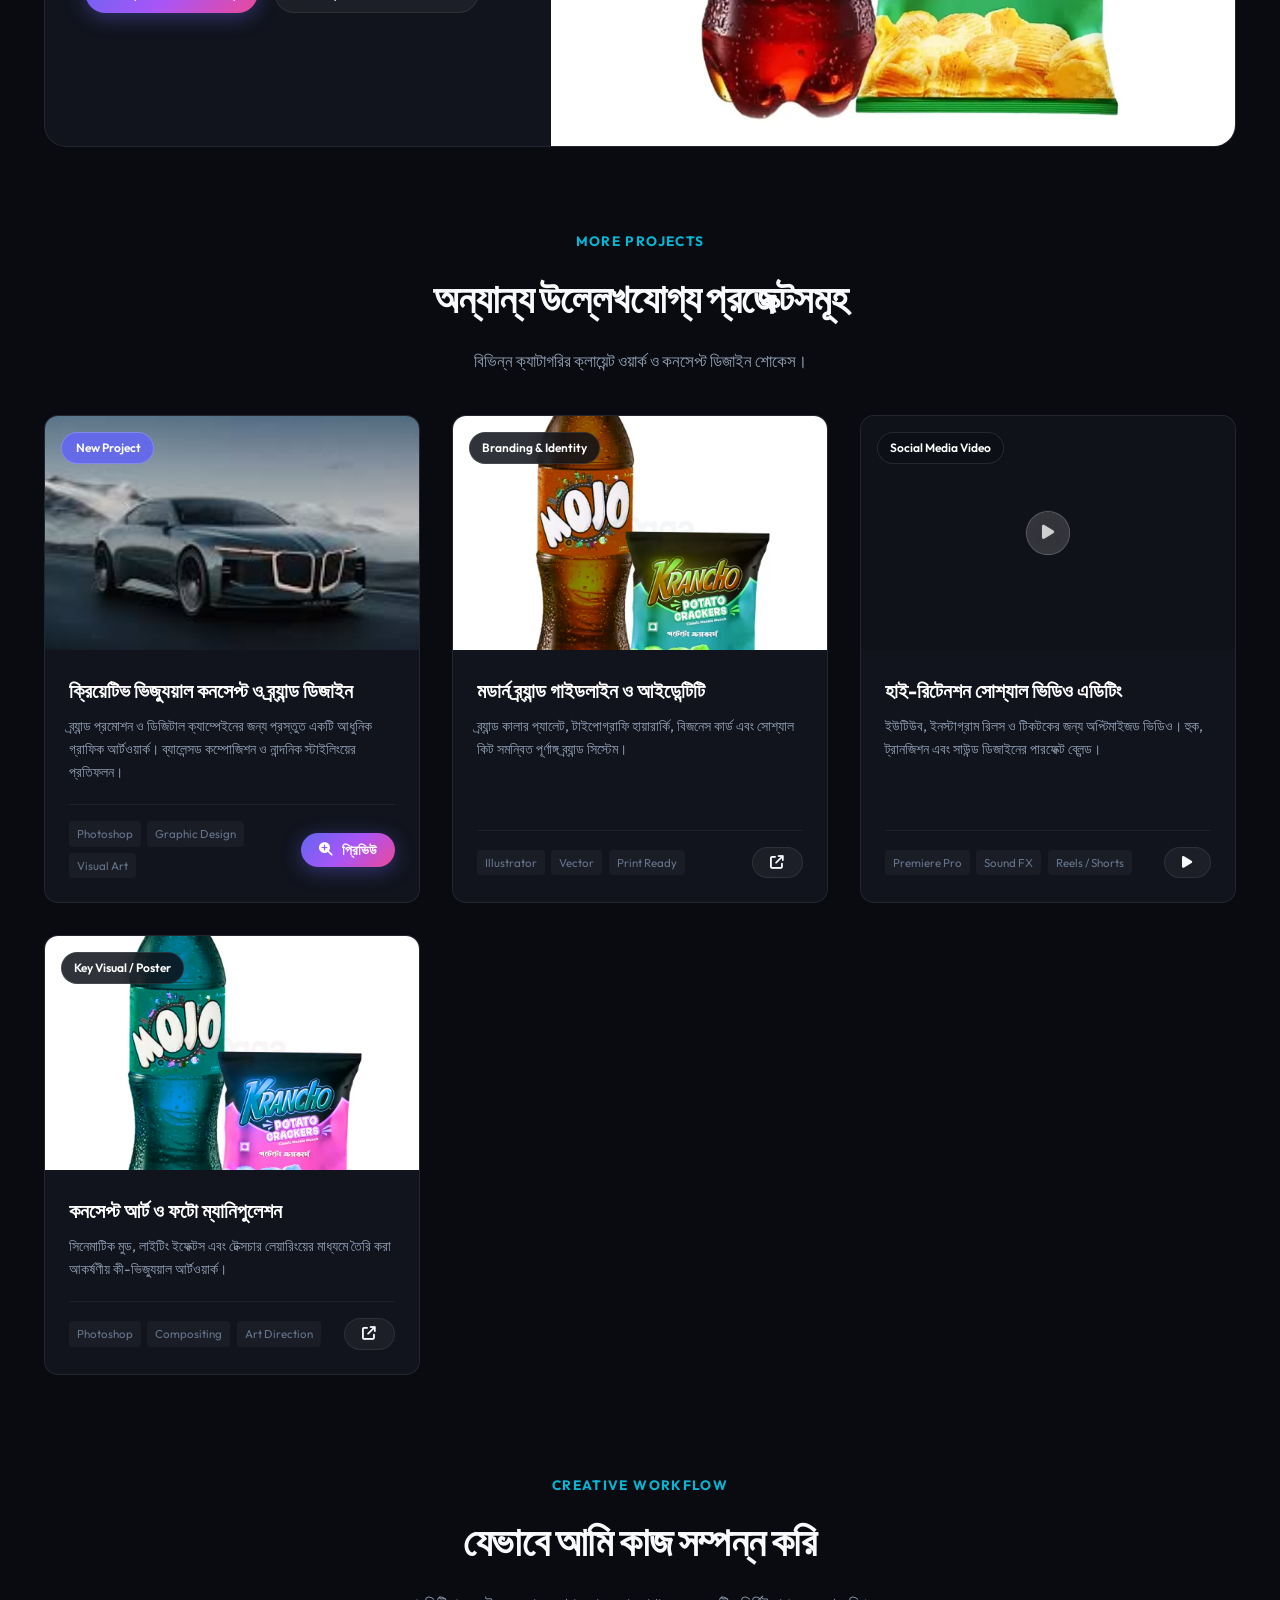
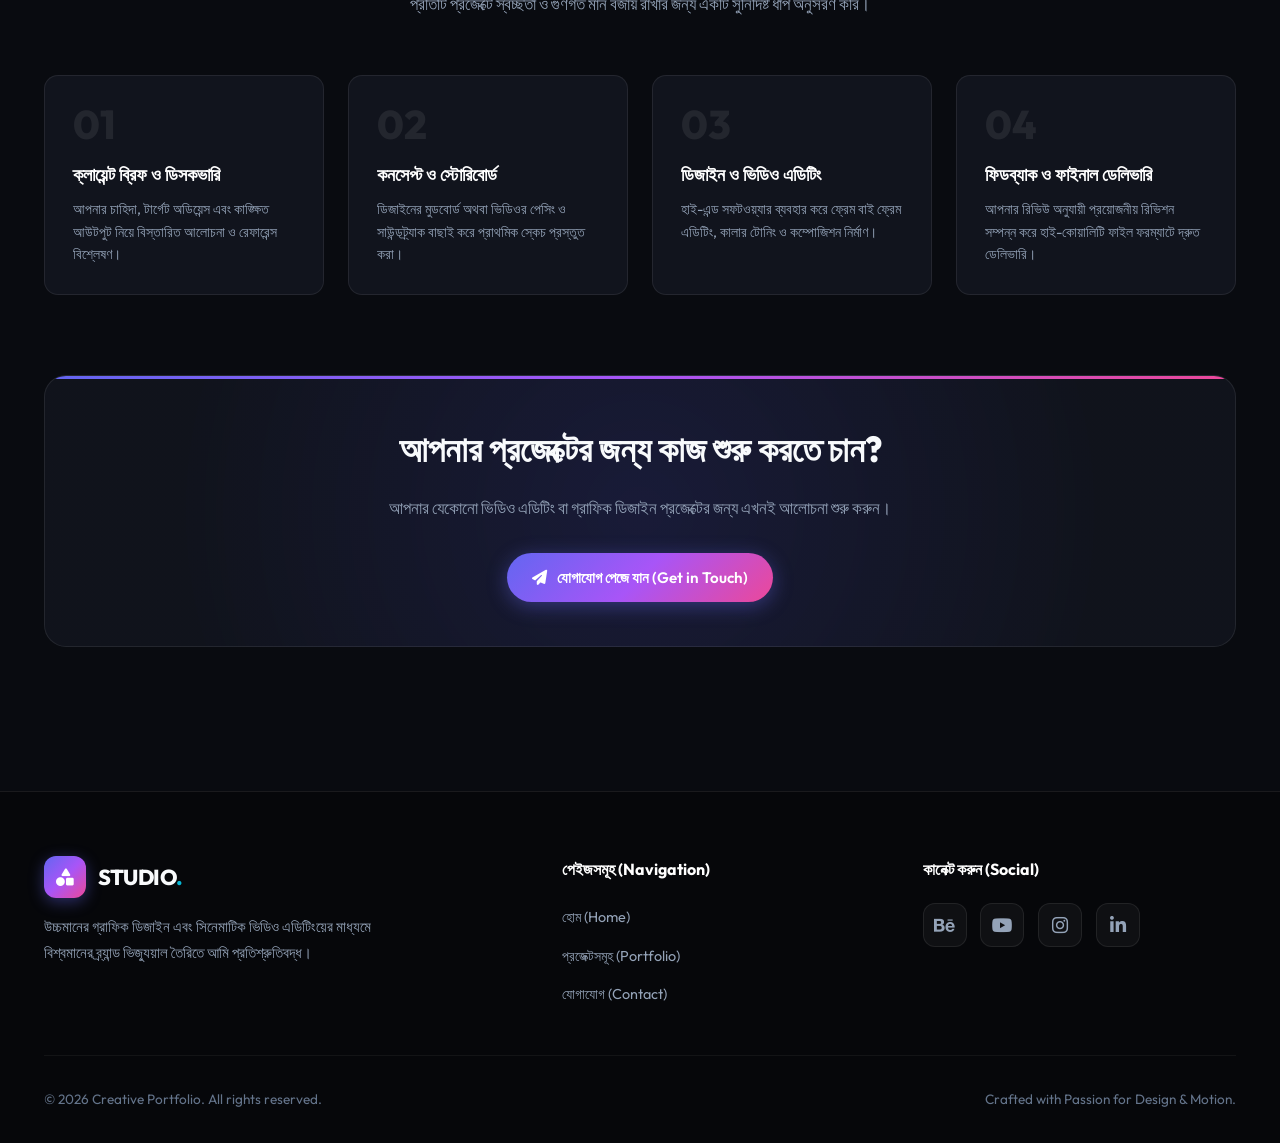
<file: projects.html>
<!DOCTYPE html>
<html lang="bn">
<head>
  <meta charset="UTF-8">
  <meta name="viewport" content="width=device-width, initial-scale=1.0">
  <title>Projects Showcase | Graphic Designer & Video Editor</title>
  <meta name="description" content="আমার গ্রাফিক ডিজাইন ও ভিডিও এডিটিং প্রজেক্টের এক্সক্লুসিভ শোকেস। কমার্শিয়াল ভিডিও, ব্র্যান্ড আইডেন্টিটি এবং ক্রিয়েটিভ আর্টওয়ার্ক।">

  <!-- Google Fonts -->
  <link rel="preconnect" href="https://fonts.googleapis.com">
  <link rel="preconnect" href="https://fonts.gstatic.com" crossorigin>
  <link href="https://fonts.googleapis.com/css2?family=Outfit:wght@300;400;500;600;700;800;900&family=Plus+Jakarta+Sans:wght@400;500;600;700&display=swap" rel="stylesheet">

  <!-- Font Awesome 6 Icons -->
  <link rel="stylesheet" href="https://cdnjs.cloudflare.com/ajax/libs/font-awesome/6.5.1/css/all.min.css">

  <!-- Main Stylesheet -->
  <link rel="stylesheet" href="css/style.css">
</head>
<body>

  <!-- Ambient Lighting -->
  <div class="ambient-glow-1"></div>
  <div class="ambient-glow-2"></div>

  <!-- Header / Navigation -->
  <header class="site-header">
    <div class="container">
      <nav class="navbar">
        <a href="index.html" class="brand-logo">
          <div class="brand-icon">
            <i class="fa-solid fa-shapes"></i>
          </div>
          <div class="brand-text">STUDIO<span>.</span></div>
        </a>

        <ul class="nav-links">
          <li><a href="index.html" class="nav-link"><i class="fa-solid fa-house-chimney"></i> হোম (Home)</a></li>
          <li><a href="projects.html" class="nav-link active"><i class="fa-solid fa-layer-group"></i> প্রজেক্ট শোকেস (Projects)</a></li>
          <li><a href="contact.html" class="nav-link"><i class="fa-solid fa-envelope"></i> যোগাযোগ (Contact)</a></li>
        </ul>

        <div class="nav-cta">
          <a href="contact.html" class="btn btn-primary btn-sm">
            <span>Hire Me</span>
            <i class="fa-solid fa-arrow-right"></i>
          </a>
          <button class="hamburger-btn" id="hamburgerBtn" aria-label="Toggle navigation">
            <i class="fa-solid fa-bars"></i>
          </button>
        </div>
      </nav>
    </div>

    <!-- Mobile Drawer -->
    <div class="mobile-nav" id="mobileNav">
      <a href="index.html" class="nav-link"><i class="fa-solid fa-house-chimney"></i> হোম (Home)</a>
      <a href="projects.html" class="nav-link active"><i class="fa-solid fa-layer-group"></i> প্রজেক্ট শোকেস (Projects)</a>
      <a href="contact.html" class="nav-link"><i class="fa-solid fa-envelope"></i> যোগাযোগ (Contact)</a>
      <a href="contact.html" class="btn btn-primary" style="margin-top: 1rem;">
        <span>Hire Me</span>
        <i class="fa-solid fa-arrow-right"></i>
      </a>
    </div>
  </header>

  <!-- Projects Hero Header Banner -->
  <section class="projects-header-banner">
    <div class="container">
      <span class="section-tag">Featured Works & Case Studies</span>
      <h1 class="section-title">
        ক্রিয়েটিভ প্রজেক্ট <span class="gradient-text">শোকেস</span>
      </h1>
      <p class="section-subtitle" style="margin: 0 auto; max-width: 650px;">
        ভিডিও এডিটিং, ব্র্যান্ড আইডেন্টিটি এবং গ্রাফিক আর্টের নির্বাচিত প্রজেক্টসমূহ। প্রতিটি প্রজেক্টে রয়েছে নিজস্ব স্টোরি এবং নিখুঁত ক্রাফটসম্যানশিপ।
      </p>
    </div>
  </section>

  <!-- Projects Filtering & Showcase -->
  <section class="section" style="padding-top: 2rem;">
    <div class="container">

      <!-- Category Filter Tabs -->
      <div class="filter-tabs">
        <button class="filter-btn active" data-filter="all">
          <i class="fa-solid fa-border-all"></i>
          <span>সব কাজ (All Works)</span>
        </button>
        <button class="filter-btn" data-filter="video">
          <i class="fa-solid fa-film"></i>
          <span>ভিডিও এডিটিং (Video Editing)</span>
        </button>
        <button class="filter-btn" data-filter="graphics">
          <i class="fa-solid fa-bezier-curve"></i>
          <span>গ্রাফিক ডিজাইন (Graphic Design)</span>
        </button>
        <button class="filter-btn" data-filter="branding">
          <i class="fa-solid fa-fire"></i>
          <span>ব্র্যান্ডিং (Branding)</span>
        </button>
        <button class="filter-btn" data-filter="motion">
          <i class="fa-solid fa-sparkles"></i>
          <span>মোশন ও ভিএফএক্স (Motion / VFX)</span>
        </button>
      </div>

      <!-- Spotlight Featured Projects -->
      <div class="spotlight-grid">

        <!-- ==============================================
             FEATURED SPOTLIGHT 1: VIDEO (project2.mp4)
             ============================================== -->
        <div class="spotlight-card" data-category="video motion">
          <!-- Video Player Showcase Container -->
          <div class="video-showcase-container">
            <span class="video-overlay-badge">
              <i class="fa-solid fa-video"></i>
              <span>Featured Video Project</span>
            </span>

            <!-- HTML5 Video Player -->
            <video 
              class="video-player-element" 
              src="portfolio/project2.mp4" 
              preload="metadata" 
              playsinline
              controls>
              আপনার ব্রাউজার ভিডিও ট্যাগ সাপোর্ট করে না।
            </video>

            <!-- Custom Controls Overlay -->
            <div class="video-custom-controls">
              <button class="control-btn play-pause-btn" title="Play/Pause">
                <i class="fa-solid fa-play"></i>
              </button>
              <div style="display: flex; gap: 0.5rem;">
                <button class="control-btn mute-btn" title="Mute/Unmute">
                  <i class="fa-solid fa-volume-high"></i>
                </button>
                <button class="control-btn fullscreen-btn" title="Fullscreen">
                  <i class="fa-solid fa-expand"></i>
                </button>
              </div>
            </div>
          </div>

          <!-- Video Project Details -->
          <div class="spotlight-info">
            <div class="project-meta-pills">
              <span class="meta-pill"><i class="fa-solid fa-star"></i> Spotlight</span>
              <span class="meta-pill cyan">Video Editing</span>
              <span class="meta-pill">Sound & Grade</span>
            </div>

            <h3>সিনেমাটিক কমার্শিয়াল ও মোশন রিল</h3>
            
            <p>
              ডায়নামিক রিদম ম্যাচিং, সাউন্ড এফেক্টস সিঙ্ক এবং আধুনিক কালার গ্রেডিং দিয়ে সম্পন্ন করা আকর্ষণীয় ভিডিও এডিট। এই প্রজেক্টটিতে ভিউয়ার এটেনশন ধরে রাখার জন্য ট্রানজিশন ও সিনেমাটিক পেসিং নিখুঁতভাবে ফুটিয়ে তোলা হয়েছে।
            </p>

            <div class="spec-list">
              <div class="spec-list-item">
                <strong>সফটওয়্যার (Software)</strong>
                <span>Premiere Pro & DaVinci</span>
              </div>
              <div class="spec-list-item">
                <strong>রোল (Role)</strong>
                <span>Lead Video Editor & Colorist</span>
              </div>
              <div class="spec-list-item">
                <strong>ক্যাটাগরি (Category)</strong>
                <span>Commercial / Cinematic</span>
              </div>
              <div class="spec-list-item">
                <strong>রেজোলিউশন (Resolution)</strong>
                <span>High Definition (1080p / 4K)</span>
              </div>
            </div>

            <div style="display: flex; gap: 1rem; flex-wrap: wrap;">
              <button 
                class="btn btn-primary btn-sm" 
                data-lightbox="true"
                data-lightbox-type="video"
                data-lightbox-src="portfolio/project2.mp4"
                data-lightbox-title="সিনেমাটিক কমার্শিয়াল ও মোশন রিল (Cinematic Video Showcase)"
                data-lightbox-desc="Premiere Pro এবং DaVinci Resolve দিয়ে নির্মিত সিনেমাটিক কালার গ্রেডিং ও অডিও ডিজাইনের ভিডিও শোকেস।">
                <i class="fa-solid fa-play"></i>
                <span>ফুলস্ক্রিন লাইটবক্স মোডে দেখুন</span>
              </button>
              <a href="contact.html" class="btn btn-secondary btn-sm">
                <i class="fa-solid fa-comments"></i>
                <span>অনুরূপ ভিডিও অর্ডার করুন</span>
              </a>
            </div>
          </div>
        </div>

        <!-- ==============================================
             FEATURED SPOTLIGHT 2: GRAPHIC (project1.webp)
             ============================================== -->
        <div class="spotlight-card reverse-layout" data-category="graphics branding">
          <!-- Graphic Details Left -->
          <div class="spotlight-info">
            <div class="project-meta-pills">
              <span class="meta-pill"><i class="fa-solid fa-star"></i> Spotlight</span>
              <span class="meta-pill">Graphic Design</span>
              <span class="meta-pill cyan">Visual Art</span>
            </div>

            <h3>প্রিমিয়াম ভিজ্যুয়াল আর্ট ও ব্র্যান্ড কনসেপ্ট</h3>
            
            <p>
              আই-ক্যাচিং কম্পোজিশন, কালার থিওরি এবং সূক্ষ্ম ডিটেইলিং দিয়ে তৈরি একটি অনন্য গ্রাফিক ডিজাইন প্রজেক্ট। ডিজিটাল ক্যাম্পেইন ও প্রিন্ট মিডিয়ার জন্য উপযুক্ত এই কাজটি ব্র্যান্ডের স্বকীয়তা স্পষ্টভাবে তুলে ধরে।
            </p>

            <div class="spec-list">
              <div class="spec-list-item">
                <strong>টুলস (Tools)</strong>
                <span>Photoshop & Illustrator</span>
              </div>
              <div class="spec-list-item">
                <strong>রোল (Role)</strong>
                <span>Visual Designer & Art Director</span>
              </div>
              <div class="spec-list-item">
                <strong>ফরম্যাট (Deliverable)</strong>
                <span>Ultra HD WebP / Vector</span>
              </div>
              <div class="spec-list-item">
                <strong>ব্যবহার (Usage)</strong>
                <span>Digital Media & Key Visual</span>
              </div>
            </div>

            <div style="display: flex; gap: 1rem; flex-wrap: wrap;">
              <button 
                class="btn btn-primary btn-sm" 
                data-lightbox="true"
                data-lightbox-type="image"
                data-lightbox-src="portfolio/project1.webp"
                data-lightbox-title="প্রিমিয়াম ভিজ্যুয়াল আর্ট ও ব্র্যান্ড কনসেপ্ট (Visual Design Concept)"
                data-lightbox-desc="উচ্চমানের কালার কম্পোজিশন ও ব্র্যান্ড ভিজ্যুয়াল ডিরেকশন সমন্বিত প্রিমিয়াম গ্রাফিক ডিজাইন প্রজেক্ট।">
                <i class="fa-solid fa-magnifying-glass-plus"></i>
                <span>জুম করে বড় আকারে দেখুন</span>
              </button>
              <a href="contact.html" class="btn btn-secondary btn-sm">
                <i class="fa-solid fa-comments"></i>
                <span>অনুরূপ ডিজাইন রিকোয়েস্ট করুন</span>
              </a>
            </div>
          </div>

          <!-- Graphic Image Showcase Container -->
          <div 
            class="image-showcase-container"
            data-lightbox="true"
            data-lightbox-type="image"
            data-lightbox-src="portfolio/project1.webp"
            data-lightbox-title="প্রিমিয়াম ভিজ্যুয়াল আর্ট ও ব্র্যান্ড কনসেপ্ট"
            data-lightbox-desc="ফটোগ্রাফি, টাইপোগ্রাফি এবং কালার গ্রেডিংয়ের সমন্বিত আর্টওয়ার্ক।">
            <img src="portfolio/project1.webp" alt="Graphic Design Project Showcase">
            <div class="image-zoom-overlay">
              <div class="zoom-icon">
                <i class="fa-solid fa-expand"></i>
              </div>
            </div>
          </div>
        </div>

      </div>

      <!-- Section Title for More Creative Works -->
      <div class="section-header" style="margin-top: 5rem; margin-bottom: 2.5rem;">
        <span class="section-tag">More Projects</span>
        <h2 class="section-title">অন্যান্য উল্লেখযোগ্য প্রজেক্টসমূহ</h2>
        <p class="section-subtitle">বিভিন্ন ক্যাটাগরির ক্লায়েন্ট ওয়ার্ক ও কনসেপ্ট ডিজাইন শোকেস।</p>
      </div>

      <!-- Additional Curated Projects Grid -->
      <div class="projects-gallery-grid">

        <!-- Card 0: Newly Added Project 3 (Graphic & Visual Concept) -->
        <div class="project-card" data-category="graphics branding">
          <div 
            class="project-card-media"
            data-lightbox="true"
            data-lightbox-type="image"
            data-lightbox-src="portfolio/project3.jpg"
            data-lightbox-title="ক্রিয়েটিভ ভিজ্যুয়াল কনসেপ্ট ও ব্র্যান্ড ডিজাইন (Project 3)"
            data-lightbox-desc="মডার্ন টাইপোগ্রাফি, ক্রিয়েটিভ লেআউট ও কালার হারমনির নিখুঁত সংমিশ্রণে তৈরি নতুন গ্রাফিক প্রজেক্ট।">
            <span class="project-card-badge" style="background: rgba(99, 102, 241, 0.9); border-color: rgba(255, 255, 255, 0.2);">
              <i class="fa-solid fa-sparkles"></i> New Project
            </span>
            <img src="portfolio/project3.jpg" alt="Creative Graphic Project 3">
            <div class="image-zoom-overlay">
              <div class="zoom-icon">
                <i class="fa-solid fa-expand"></i>
              </div>
            </div>
          </div>
          <div class="project-card-body">
            <div>
              <h4>ক্রিয়েটিভ ভিজ্যুয়াল কনসেপ্ট ও ব্র্যান্ড ডিজাইন</h4>
              <p>ব্র্যান্ড প্রমোশন ও ডিজিটাল ক্যাম্পেইনের জন্য প্রস্তুত একটি আধুনিক গ্রাফিক আর্টওয়ার্ক। ব্যালেন্সড কম্পোজিশন ও নান্দনিক স্টাইলিংয়ের প্রতিফলন।</p>
            </div>
            <div class="project-card-footer">
              <div class="card-tags">
                <span class="card-tag">Photoshop</span>
                <span class="card-tag">Graphic Design</span>
                <span class="card-tag">Visual Art</span>
              </div>
              <button 
                class="btn btn-primary btn-sm"
                data-lightbox="true"
                data-lightbox-type="image"
                data-lightbox-src="portfolio/project3.jpg"
                data-lightbox-title="ক্রিয়েটিভ ভিজ্যুয়াল কনসেপ্ট ও ব্র্যান্ড ডিজাইন (Project 3)"
                data-lightbox-desc="মডার্ন টাইপোগ্রাফি, ক্রিয়েটিভ লেআউট ও কালার হারমনির নিখুঁত সংমিশ্রণে তৈরি নতুন গ্রাফিক প্রজেক্ট।">
                <i class="fa-solid fa-magnifying-glass-plus"></i>
                <span>প্রিভিউ</span>
              </button>
            </div>
          </div>
        </div>

        <!-- Card 1: Branding -->
        <div class="project-card" data-category="graphics branding">
          <div 
            class="project-card-media"
            data-lightbox="true"
            data-lightbox-type="image"
            data-lightbox-src="portfolio/project1.webp"
            data-lightbox-title="লোগো ও কর্পোরেট ব্র্যান্ড আইডেন্টিটি"
            data-lightbox-desc="মডার্ন টাইপোগ্রাফি ও মিনিমালিস্ট সিম্বলিজমের সমন্বয়ে প্রস্তুত কর্পোরেট ব্র্যান্ডিং সল্যুশন।">
            <span class="project-card-badge">Branding & Identity</span>
            <img src="portfolio/project1.webp" alt="Brand Identity System" style="filter: hue-rotate(45deg);">
          </div>
          <div class="project-card-body">
            <div>
              <h4>মডার্ন ব্র্যান্ড গাইডলাইন ও আইডেন্টিটি</h4>
              <p>ব্র্যান্ড কালার প্যালেট, টাইপোগ্রাফি হায়ারার্কি, বিজনেস কার্ড এবং সোশ্যাল কিট সমন্বিত পূর্ণাঙ্গ ব্র্যান্ড সিস্টেম।</p>
            </div>
            <div class="project-card-footer">
              <div class="card-tags">
                <span class="card-tag">Illustrator</span>
                <span class="card-tag">Vector</span>
                <span class="card-tag">Print Ready</span>
              </div>
              <button 
                class="btn btn-secondary btn-sm"
                data-lightbox="true"
                data-lightbox-type="image"
                data-lightbox-src="portfolio/project1.webp"
                data-lightbox-title="মডার্ন ব্র্যান্ড গাইডলাইন ও আইডেন্টিটি"
                data-lightbox-desc="ক্লায়েন্টের বিজনেস ভ্যালু প্রকাশের জন্য নিখুঁত ভেক্টর ব্র্যান্ডিং।">
                <i class="fa-solid fa-arrow-up-right-from-square"></i>
              </button>
            </div>
          </div>
        </div>

        <!-- Card 2: YouTube / Social Video -->
        <div class="project-card" data-category="video motion">
          <div 
            class="project-card-media"
            data-lightbox="true"
            data-lightbox-type="video"
            data-lightbox-src="portfolio/project2.mp4"
            data-lightbox-title="ইউটিউব ও শর্ট-ফর্ম ভাইরাল ভিডিও এডিটিং"
            data-lightbox-desc="হাই-রিটেনশন ভিডিও এডিটিং, সাউন্ড পপিং এবং মোশন সাবটাইটেলস।">
            <span class="project-card-badge">Social Media Video</span>
            <video src="portfolio/project2.mp4" muted preload="metadata" style="filter: contrast(1.1);"></video>
            <div class="image-zoom-overlay" style="opacity: 0.8; background: rgba(0,0,0,0.3);">
              <div class="zoom-icon"><i class="fa-solid fa-play"></i></div>
            </div>
          </div>
          <div class="project-card-body">
            <div>
              <h4>হাই-রিটেনশন সোশ্যাল ভিডিও এডিটিং</h4>
              <p>ইউটিউব, ইনস্টাগ্রাম রিলস ও টিকটকের জন্য অপ্টিমাইজড ভিডিও। হুক, ট্রানজিশন এবং সাউন্ড ডিজাইনের পারফেক্ট ব্লেন্ড।</p>
            </div>
            <div class="project-card-footer">
              <div class="card-tags">
                <span class="card-tag">Premiere Pro</span>
                <span class="card-tag">Sound FX</span>
                <span class="card-tag">Reels / Shorts</span>
              </div>
              <button 
                class="btn btn-secondary btn-sm"
                data-lightbox="true"
                data-lightbox-type="video"
                data-lightbox-src="portfolio/project2.mp4"
                data-lightbox-title="হাই-রিটেনশন সোশ্যাল ভিডিও এডিটিং"
                data-lightbox-desc="সোশ্যাল মিডিয়া গ্রোথের জন্য অপ্টিমাইজড ভিডিও এডিটিং প্যাক।">
                <i class="fa-solid fa-play"></i>
              </button>
            </div>
          </div>
        </div>

        <!-- Card 3: Motion Poster -->
        <div class="project-card" data-category="graphics motion">
          <div 
            class="project-card-media"
            data-lightbox="true"
            data-lightbox-type="image"
            data-lightbox-src="portfolio/project1.webp"
            data-lightbox-title="সাইবারপাঙ্ক থিমে ক্রিয়েটিভ পোস্টার আর্ট"
            data-lightbox-desc="নিওন লাইটিং ও ফটো ম্যানিপুলেশন আর্টওয়ার্ক।">
            <span class="project-card-badge">Key Visual / Poster</span>
            <img src="portfolio/project1.webp" alt="Cyberpunk Poster" style="filter: saturate(1.4) hue-rotate(180deg);">
          </div>
          <div class="project-card-body">
            <div>
              <h4>কনসেপ্ট আর্ট ও ফটো ম্যানিপুলেশন</h4>
              <p>সিনেমাটিক মুড, লাইটিং ইফেক্টস এবং টেক্সচার লেয়ারিংয়ের মাধ্যমে তৈরি করা আকর্ষণীয় কী-ভিজ্যুয়াল আর্টওয়ার্ক।</p>
            </div>
            <div class="project-card-footer">
              <div class="card-tags">
                <span class="card-tag">Photoshop</span>
                <span class="card-tag">Compositing</span>
                <span class="card-tag">Art Direction</span>
              </div>
              <button 
                class="btn btn-secondary btn-sm"
                data-lightbox="true"
                data-lightbox-type="image"
                data-lightbox-src="portfolio/project1.webp"
                data-lightbox-title="কনসেপ্ট আর্ট ও ফটো ম্যানিপুলেশন"
                data-lightbox-desc="উন্নত মানের ফটো ম্যানিপুলেশন টেকনিক।">
                <i class="fa-solid fa-arrow-up-right-from-square"></i>
              </button>
            </div>
          </div>
        </div>

      </div>

      <!-- Production Workflow Process -->
      <div class="section-header" style="margin-top: 6rem; margin-bottom: 2rem;">
        <span class="section-tag">Creative Workflow</span>
        <h2 class="section-title">যেভাবে আমি কাজ সম্পন্ন করি</h2>
        <p class="section-subtitle">প্রতিটি প্রজেক্টে স্বচ্ছতা ও গুণগত মান বজায় রাখার জন্য একটি সুনির্দিষ্ট ধাপ অনুসরণ করি।</p>
      </div>

      <div class="workflow-grid">
        <div class="workflow-card">
          <div class="workflow-step-num">01</div>
          <h4>ক্লায়েন্ট ব্রিফ ও ডিসকভারি</h4>
          <p>আপনার চাহিদা, টার্গেট অডিয়েন্স এবং কাঙ্ক্ষিত আউটপুট নিয়ে বিস্তারিত আলোচনা ও রেফারেন্স বিশ্লেষণ।</p>
        </div>

        <div class="workflow-card">
          <div class="workflow-step-num">02</div>
          <h4>কনসেপ্ট ও স্টোরিবোর্ড</h4>
          <p>ডিজাইনের মুডবোর্ড অথবা ভিডিওর পেসিং ও সাউন্ডট্র্যাক বাছাই করে প্রাথমিক স্কেচ প্রস্তুত করা।</p>
        </div>

        <div class="workflow-card">
          <div class="workflow-step-num">03</div>
          <h4>ডিজাইন ও ভিডিও এডিটিং</h4>
          <p>হাই-এন্ড সফটওয়্যার ব্যবহার করে ফ্রেম বাই ফ্রেম এডিটিং, কালার টোনিং ও কম্পোজিশন নির্মাণ।</p>
        </div>

        <div class="workflow-card">
          <div class="workflow-step-num">04</div>
          <h4>ফিডব্যাক ও ফাইনাল ডেলিভারি</h4>
          <p>আপনার রিভিউ অনুযায়ী প্রয়োজনীয় রিভিশন সম্পন্ন করে হাই-কোয়ালিটি ফাইল ফরম্যাটে দ্রুত ডেলিভারি।</p>
        </div>
      </div>

      <!-- CTA Box at the bottom of Projects -->
      <div class="bio-story-card" style="margin-top: 5rem; text-align: center; background: radial-gradient(circle at center, rgba(99,102,241,0.18) 0%, rgba(17,20,29,0.95) 75%);">
        <h3 style="font-size: 2.2rem; margin-bottom: 1rem; font-weight: 800;">
          আপনার প্রজেক্টের জন্য কাজ শুরু করতে চান?
        </h3>
        <p style="color: var(--text-muted); max-width: 580px; margin: 0 auto 2rem; font-size: 1.05rem;">
          আপনার যেকোনো ভিডিও এডিটিং বা গ্রাফিক ডিজাইন প্রজেক্টের জন্য এখনই আলোচনা শুরু করুন।
        </p>
        <a href="contact.html" class="btn btn-primary">
          <i class="fa-solid fa-paper-plane"></i>
          <span>যোগাযোগ পেজে যান (Get in Touch)</span>
        </a>
      </div>

    </div>
  </section>

  <!-- Interactive Project Lightbox Modal -->
  <div class="modal-backdrop" id="projectLightboxModal" role="dialog" aria-modal="true">
    <div class="modal-content-container">
      <button class="modal-close-btn" aria-label="Close modal">
        <i class="fa-solid fa-xmark"></i>
      </button>
      <div class="modal-media-holder">
        <!-- Dynamically populated with img or video -->
      </div>
      <div class="modal-info-holder">
        <h3 class="modal-title">প্রজেক্ট টাইটেল</h3>
        <p class="modal-description">প্রজেক্টের বিস্তারিত বিবরণ...</p>
      </div>
    </div>
  </div>

  <!-- Footer -->
  <footer class="site-footer">
    <div class="container">
      <div class="footer-top">
        <div class="footer-brand">
          <a href="index.html" class="brand-logo">
            <div class="brand-icon">
              <i class="fa-solid fa-shapes"></i>
            </div>
            <div class="brand-text">STUDIO<span>.</span></div>
          </a>
          <p>
            উচ্চমানের গ্রাফিক ডিজাইন এবং সিনেমাটিক ভিডিও এডিটিংয়ের মাধ্যমে বিশ্বমানের ব্র্যান্ড ভিজ্যুয়াল তৈরিতে আমি প্রতিশ্রুতিবদ্ধ।
          </p>
        </div>

        <div class="footer-links-col">
          <h5>পেইজসমূহ (Navigation)</h5>
          <ul class="footer-links-list">
            <li><a href="index.html">হোম (Home)</a></li>
            <li><a href="projects.html">প্রজেক্টসমূহ (Portfolio)</a></li>
            <li><a href="contact.html">যোগাযোগ (Contact)</a></li>
          </ul>
        </div>

        <div class="footer-links-col">
          <h5>কানেক্ট করুন (Social)</h5>
          <div class="social-links-grid" style="margin-top: 0; padding-top: 0; border-top: none;">
            <a href="https://behance.net" target="_blank" class="social-pill" title="Behance"><i class="fa-brands fa-behance"></i></a>
            <a href="https://youtube.com" target="_blank" class="social-pill" title="YouTube"><i class="fa-brands fa-youtube"></i></a>
            <a href="https://instagram.com" target="_blank" class="social-pill" title="Instagram"><i class="fa-brands fa-instagram"></i></a>
            <a href="https://linkedin.com" target="_blank" class="social-pill" title="LinkedIn"><i class="fa-brands fa-linkedin-in"></i></a>
          </div>
        </div>
      </div>

      <div class="footer-bottom">
        <p>&copy; 2026 Creative Portfolio. All rights reserved.</p>
        <p>Crafted with Passion for Design & Motion.</p>
      </div>
    </div>
  </footer>

  <!-- Scripts -->
  <script src="js/main.js"></script>
</body>
</html>
</file>
<file: css/style.css>
/* ==========================================================================
   PORTFOLIO DESIGN SYSTEM & STYLESHEET
   Graphic Designer & Video Editor Portfolio
   ========================================================================== */

:root {
  /* Colors */
  --bg-dark: #090b10;
  --bg-card: #11141d;
  --bg-card-hover: #161b27;
  --bg-glass: rgba(17, 20, 29, 0.82);
  --bg-elevated: #1a202e;
  
  --border-subtle: rgba(255, 255, 255, 0.08);
  --border-focus: rgba(99, 102, 241, 0.5);
  --border-gradient: linear-gradient(135deg, rgba(99, 102, 241, 0.4), rgba(236, 72, 153, 0.2));

  --primary: #6366f1;
  --primary-hover: #4f46e5;
  --secondary: #06b6d4;
  --accent-pink: #ec4899;
  --accent-purple: #8b5cf6;
  --accent-green: #10b981;

  --gradient-brand: linear-gradient(135deg, #6366f1 0%, #a855f7 50%, #ec4899 100%);
  --gradient-cyan: linear-gradient(135deg, #06b6d4 0%, #3b82f6 100%);
  --gradient-dark: linear-gradient(180deg, rgba(17, 20, 29, 0) 0%, rgba(17, 20, 29, 0.95) 100%);
  --glow-primary: 0 0 35px rgba(99, 102, 241, 0.35);
  --glow-cyan: 0 0 35px rgba(6, 182, 212, 0.35);

  --text-main: #f8fafc;
  --text-muted: #94a3b8;
  --text-dim: #64748b;

  /* Typography */
  --font-main: 'Outfit', 'Inter', -apple-system, BlinkMacSystemFont, 'Segoe UI', Roboto, sans-serif;

  /* Layout */
  --container-max: 1240px;
  --radius-sm: 8px;
  --radius-md: 14px;
  --radius-lg: 22px;
  --radius-full: 9999px;

  /* Transitions */
  --transition-fast: 0.2s cubic-bezier(0.4, 0, 0.2, 1);
  --transition-normal: 0.35s cubic-bezier(0.4, 0, 0.2, 1);
  --transition-smooth: 0.5s cubic-bezier(0.16, 1, 0.3, 1);
}

/* Base Reset */
*, *::before, *::after {
  box-sizing: border-box;
  margin: 0;
  padding: 0;
}

html {
  scroll-behavior: smooth;
  font-size: 16px;
  background-color: var(--bg-dark);
}

body {
  font-family: var(--font-main);
  background-color: var(--bg-dark);
  color: var(--text-main);
  line-height: 1.65;
  overflow-x: hidden;
  position: relative;
  min-height: 100vh;
  display: flex;
  flex-direction: column;
}

/* Background Ambient Glows */
.ambient-glow-1 {
  position: fixed;
  top: -150px;
  left: 10%;
  width: 500px;
  height: 500px;
  background: radial-gradient(circle, rgba(99, 102, 241, 0.18) 0%, rgba(99, 102, 241, 0) 70%);
  filter: blur(60px);
  pointer-events: none;
  z-index: 0;
}

.ambient-glow-2 {
  position: fixed;
  bottom: 10%;
  right: 5%;
  width: 550px;
  height: 550px;
  background: radial-gradient(circle, rgba(6, 182, 212, 0.14) 0%, rgba(6, 182, 212, 0) 70%);
  filter: blur(70px);
  pointer-events: none;
  z-index: 0;
}

a {
  color: inherit;
  text-decoration: none;
  transition: var(--transition-fast);
}

img, video {
  max-width: 100%;
  display: block;
}

button, input, textarea, select {
  font-family: inherit;
  font-size: inherit;
  border: none;
  outline: none;
}

/* Typography Utilities */
.gradient-text {
  background: var(--gradient-brand);
  -webkit-background-clip: text;
  -webkit-text-fill-color: transparent;
  display: inline-block;
}

.cyan-gradient-text {
  background: var(--gradient-cyan);
  -webkit-background-clip: text;
  -webkit-text-fill-color: transparent;
  display: inline-block;
}

.container {
  width: 100%;
  max-width: var(--container-max);
  margin: 0 auto;
  padding: 0 1.5rem;
  position: relative;
  z-index: 1;
}

/* ==========================================================================
   NAVIGATION
   ========================================================================== */
.site-header {
  position: sticky;
  top: 0;
  width: 100%;
  z-index: 1000;
  backdrop-filter: blur(18px);
  -webkit-backdrop-filter: blur(18px);
  background: rgba(9, 11, 16, 0.8);
  border-bottom: 1px solid var(--border-subtle);
  transition: var(--transition-normal);
}

.navbar {
  display: flex;
  align-items: center;
  justify-content: space-between;
  height: 80px;
}

.brand-logo {
  display: flex;
  align-items: center;
  gap: 0.75rem;
  font-size: 1.35rem;
  font-weight: 800;
  letter-spacing: -0.02em;
}

.brand-icon {
  width: 42px;
  height: 42px;
  border-radius: 12px;
  background: var(--gradient-brand);
  display: flex;
  align-items: center;
  justify-content: center;
  color: #fff;
  font-size: 1.1rem;
  box-shadow: 0 4px 15px rgba(99, 102, 241, 0.4);
}

.brand-text span {
  color: var(--secondary);
}

.nav-links {
  display: flex;
  align-items: center;
  gap: 2rem;
  list-style: none;
}

.nav-link {
  font-weight: 500;
  font-size: 0.95rem;
  color: var(--text-muted);
  position: relative;
  padding: 0.5rem 0.2rem;
  display: flex;
  align-items: center;
  gap: 0.4rem;
}

.nav-link:hover,
.nav-link.active {
  color: #fff;
}

.nav-link.active::after {
  content: '';
  position: absolute;
  bottom: 0;
  left: 0;
  width: 100%;
  height: 2px;
  background: var(--gradient-brand);
  border-radius: 2px;
}

.nav-cta {
  display: flex;
  align-items: center;
  gap: 1rem;
}

.btn {
  display: inline-flex;
  align-items: center;
  justify-content: center;
  gap: 0.6rem;
  padding: 0.75rem 1.6rem;
  font-weight: 600;
  font-size: 0.95rem;
  border-radius: var(--radius-full);
  cursor: pointer;
  transition: var(--transition-fast);
  white-space: nowrap;
}

.btn-primary {
  background: var(--gradient-brand);
  color: #fff;
  box-shadow: 0 4px 20px rgba(99, 102, 241, 0.4);
}

.btn-primary:hover {
  transform: translateY(-2px);
  box-shadow: 0 8px 30px rgba(99, 102, 241, 0.6);
}

.btn-secondary {
  background: rgba(255, 255, 255, 0.05);
  border: 1px solid var(--border-subtle);
  color: var(--text-main);
  backdrop-filter: blur(10px);
}

.btn-secondary:hover {
  background: rgba(255, 255, 255, 0.1);
  border-color: rgba(255, 255, 255, 0.2);
  transform: translateY(-2px);
}

.btn-sm {
  padding: 0.5rem 1.1rem;
  font-size: 0.85rem;
}

.hamburger-btn {
  display: none;
  background: transparent;
  color: var(--text-main);
  font-size: 1.5rem;
  cursor: pointer;
  padding: 0.4rem;
}

/* Mobile Navigation Drawer */
.mobile-nav {
  position: fixed;
  top: 80px;
  left: 0;
  width: 100%;
  background: rgba(13, 16, 24, 0.98);
  backdrop-filter: blur(20px);
  border-bottom: 1px solid var(--border-subtle);
  padding: 1.5rem;
  display: flex;
  flex-direction: column;
  gap: 1.25rem;
  transform: translateY(-120%);
  transition: transform 0.35s ease;
  z-index: 999;
}

.mobile-nav.open {
  transform: translateY(0);
}

.mobile-nav .nav-link {
  font-size: 1.15rem;
  padding: 0.75rem 0;
  border-bottom: 1px solid rgba(255, 255, 255, 0.05);
}

/* ==========================================================================
   HERO SECTION (HOME PAGE)
   ========================================================================== */
.hero-section {
  padding: 5rem 0 4rem;
  position: relative;
}

.hero-grid {
  display: grid;
  grid-template-columns: 1.15fr 0.85fr;
  align-items: center;
  gap: 3.5rem;
}

.hero-badge {
  display: inline-flex;
  align-items: center;
  gap: 0.5rem;
  padding: 0.4rem 1rem;
  background: rgba(16, 185, 129, 0.12);
  border: 1px solid rgba(16, 185, 129, 0.3);
  border-radius: var(--radius-full);
  color: #34d399;
  font-size: 0.85rem;
  font-weight: 600;
  margin-bottom: 1.5rem;
}

.status-dot {
  width: 8px;
  height: 8px;
  border-radius: 50%;
  background-color: #10b981;
  box-shadow: 0 0 10px #10b981;
  animation: pulse-dot 2s infinite;
}

@keyframes pulse-dot {
  0% { transform: scale(0.9); opacity: 0.8; }
  50% { transform: scale(1.3); opacity: 1; }
  100% { transform: scale(0.9); opacity: 0.8; }
}

.hero-title {
  font-size: 3.5rem;
  line-height: 1.15;
  font-weight: 800;
  letter-spacing: -0.03em;
  margin-bottom: 1.5rem;
}

.hero-lead {
  font-size: 1.15rem;
  color: var(--text-muted);
  line-height: 1.8;
  margin-bottom: 2rem;
  max-width: 580px;
}

.hero-cta-group {
  display: flex;
  align-items: center;
  gap: 1.25rem;
  flex-wrap: wrap;
  margin-bottom: 2.5rem;
}

.hero-quick-tags {
  display: flex;
  align-items: center;
  gap: 1.25rem;
  color: var(--text-dim);
  font-size: 0.88rem;
  flex-wrap: wrap;
}

.quick-tag-item {
  display: flex;
  align-items: center;
  gap: 0.4rem;
}

.quick-tag-item i {
  color: var(--secondary);
}

/* Hero Visual / Avatar Showcase */
.hero-visual-wrapper {
  position: relative;
  display: flex;
  justify-content: center;
}

.profile-card-container {
  position: relative;
  width: 100%;
  max-width: 420px;
}

.profile-image-frame {
  position: relative;
  width: 100%;
  aspect-ratio: 4 / 5;
  border-radius: var(--radius-lg);
  overflow: hidden;
  background: var(--bg-card);
  border: 1px solid var(--border-subtle);
  box-shadow: 0 20px 50px rgba(0, 0, 0, 0.6);
}

.profile-image-frame img {
  width: 100%;
  height: 100%;
  object-fit: cover;
  object-position: center top;
  transition: transform 0.6s ease;
}

.profile-card-container:hover .profile-image-frame img {
  transform: scale(1.04);
}

.profile-glow-ring {
  position: absolute;
  inset: -12px;
  border-radius: 28px;
  background: var(--gradient-brand);
  opacity: 0.3;
  filter: blur(25px);
  z-index: -1;
  transition: opacity 0.5s ease;
}

.profile-card-container:hover .profile-glow-ring {
  opacity: 0.55;
}

/* Floating Badges */
.floating-badge {
  position: absolute;
  padding: 0.75rem 1.2rem;
  background: rgba(18, 22, 33, 0.88);
  backdrop-filter: blur(14px);
  border: 1px solid rgba(255, 255, 255, 0.12);
  border-radius: var(--radius-md);
  box-shadow: 0 10px 25px rgba(0, 0, 0, 0.4);
  display: flex;
  align-items: center;
  gap: 0.75rem;
  z-index: 10;
  animation: float 4s ease-in-out infinite;
}

.badge-top-left {
  top: 30px;
  left: -25px;
}

.badge-bottom-right {
  bottom: 30px;
  right: -25px;
  animation-delay: 2s;
}

.floating-icon {
  width: 36px;
  height: 36px;
  border-radius: 10px;
  display: flex;
  align-items: center;
  justify-content: center;
  font-size: 1rem;
}

.floating-icon.purple {
  background: rgba(99, 102, 241, 0.2);
  color: #818cf8;
}

.floating-icon.cyan {
  background: rgba(6, 182, 212, 0.2);
  color: #22d3ee;
}

.floating-text strong {
  display: block;
  font-size: 0.95rem;
  color: #fff;
}

.floating-text span {
  font-size: 0.75rem;
  color: var(--text-muted);
}

@keyframes float {
  0%, 100% { transform: translateY(0); }
  50% { transform: translateY(-8px); }
}

/* ==========================================================================
   METRICS / STATS BAR
   ========================================================================== */
.stats-section {
  padding: 2.5rem 0;
  border-top: 1px solid var(--border-subtle);
  border-bottom: 1px solid var(--border-subtle);
  background: rgba(17, 20, 29, 0.4);
}

.stats-grid {
  display: grid;
  grid-template-columns: repeat(4, 1fr);
  gap: 2rem;
  text-align: center;
}

.stat-item h3 {
  font-size: 2.4rem;
  font-weight: 800;
  line-height: 1;
  margin-bottom: 0.35rem;
}

.stat-item p {
  color: var(--text-muted);
  font-size: 0.9rem;
  font-weight: 500;
}

/* ==========================================================================
   SECTION COMMON STYLES
   ========================================================================== */
.section {
  padding: 5.5rem 0;
  position: relative;
}

.section-header {
  text-align: center;
  max-width: 680px;
  margin: 0 auto 3.5rem;
}

.section-tag {
  display: inline-block;
  font-size: 0.85rem;
  font-weight: 700;
  text-transform: uppercase;
  letter-spacing: 0.1em;
  color: var(--secondary);
  margin-bottom: 0.75rem;
}

.section-title {
  font-size: 2.5rem;
  font-weight: 800;
  letter-spacing: -0.02em;
  margin-bottom: 1rem;
}

.section-subtitle {
  color: var(--text-muted);
  font-size: 1.05rem;
  line-height: 1.7;
}

/* ==========================================================================
   BIOGRAPHY & SPECIALIZATION (HOME)
   ========================================================================== */
.bio-story-card {
  background: var(--bg-card);
  border: 1px solid var(--border-subtle);
  border-radius: var(--radius-lg);
  padding: 2.75rem;
  margin-bottom: 3.5rem;
  position: relative;
  overflow: hidden;
}

.bio-story-card::before {
  content: '';
  position: absolute;
  top: 0;
  left: 0;
  width: 100%;
  height: 3px;
  background: var(--gradient-brand);
}

.bio-content-grid {
  display: grid;
  grid-template-columns: 1fr 1fr;
  gap: 2.5rem;
}

.bio-text-block p {
  color: var(--text-muted);
  font-size: 1.05rem;
  line-height: 1.85;
  margin-bottom: 1.25rem;
}

.bio-highlight-box {
  background: rgba(255, 255, 255, 0.03);
  border-left: 3px solid var(--primary);
  padding: 1.25rem 1.5rem;
  border-radius: 0 var(--radius-sm) var(--radius-sm) 0;
  font-style: italic;
  color: #e2e8f0;
}

.specialty-cards {
  display: grid;
  grid-template-columns: repeat(2, 1fr);
  gap: 1.5rem;
}

.spec-card {
  background: rgba(255, 255, 255, 0.02);
  border: 1px solid var(--border-subtle);
  border-radius: var(--radius-md);
  padding: 1.75rem;
  transition: var(--transition-normal);
}

.spec-card:hover {
  background: var(--bg-card-hover);
  border-color: rgba(99, 102, 241, 0.35);
  transform: translateY(-4px);
}

.spec-icon-box {
  width: 48px;
  height: 48px;
  border-radius: 12px;
  background: rgba(99, 102, 241, 0.15);
  color: var(--primary);
  display: flex;
  align-items: center;
  justify-content: center;
  font-size: 1.35rem;
  margin-bottom: 1.25rem;
}

.spec-card.cyan .spec-icon-box {
  background: rgba(6, 182, 212, 0.15);
  color: var(--secondary);
}

.spec-card h4 {
  font-size: 1.2rem;
  font-weight: 700;
  margin-bottom: 0.6rem;
  color: #fff;
}

.spec-card p {
  color: var(--text-muted);
  font-size: 0.92rem;
  line-height: 1.6;
}

/* Skills & Tools Grid */
.tools-grid {
  display: grid;
  grid-template-columns: repeat(auto-fit, minmax(180px, 1fr));
  gap: 1.25rem;
}

.tool-chip {
  background: var(--bg-card);
  border: 1px solid var(--border-subtle);
  border-radius: var(--radius-md);
  padding: 1.25rem;
  display: flex;
  align-items: center;
  gap: 1rem;
  transition: var(--transition-fast);
}

.tool-chip:hover {
  background: var(--bg-card-hover);
  border-color: rgba(255, 255, 255, 0.2);
  transform: translateY(-3px);
  box-shadow: 0 10px 25px rgba(0, 0, 0, 0.3);
}

.tool-icon {
  width: 42px;
  height: 42px;
  border-radius: 10px;
  display: flex;
  align-items: center;
  justify-content: center;
  font-size: 1.25rem;
}

.tool-info strong {
  display: block;
  font-size: 0.95rem;
  color: #fff;
}

.tool-info span {
  font-size: 0.78rem;
  color: var(--text-dim);
}

/* ==========================================================================
   PROJECTS PAGE STYLES
   ========================================================================== */
.projects-header-banner {
  padding: 4.5rem 0 2rem;
  text-align: center;
}

/* Category Filter Tabs */
.filter-tabs {
  display: flex;
  align-items: center;
  justify-content: center;
  gap: 0.75rem;
  flex-wrap: wrap;
  margin-bottom: 3.5rem;
}

.filter-btn {
  padding: 0.65rem 1.4rem;
  border-radius: var(--radius-full);
  background: rgba(255, 255, 255, 0.04);
  color: var(--text-muted);
  font-size: 0.9rem;
  font-weight: 600;
  border: 1px solid var(--border-subtle);
  cursor: pointer;
  transition: var(--transition-fast);
  display: flex;
  align-items: center;
  gap: 0.5rem;
}

.filter-btn:hover {
  color: #fff;
  background: rgba(255, 255, 255, 0.08);
}

.filter-btn.active {
  background: var(--gradient-brand);
  color: #fff;
  border-color: transparent;
  box-shadow: 0 4px 18px rgba(99, 102, 241, 0.35);
}

/* Spotlight Project Cards */
.spotlight-grid {
  display: grid;
  grid-template-columns: 1fr;
  gap: 3.5rem;
  margin-bottom: 4rem;
}

.spotlight-card {
  background: var(--bg-card);
  border: 1px solid var(--border-subtle);
  border-radius: var(--radius-lg);
  overflow: hidden;
  display: grid;
  grid-template-columns: 1.15fr 0.85fr;
  transition: var(--transition-normal);
  position: relative;
}

.spotlight-card.reverse-layout {
  grid-template-columns: 0.85fr 1.15fr;
}

.spotlight-card:hover {
  border-color: rgba(99, 102, 241, 0.4);
  box-shadow: 0 15px 40px rgba(0, 0, 0, 0.45);
}

/* Video Player Container */
.video-showcase-container {
  position: relative;
  width: 100%;
  height: 100%;
  min-height: 380px;
  background: #000;
  display: flex;
  align-items: center;
  justify-content: center;
  overflow: hidden;
}

.video-player-element {
  width: 100%;
  height: 100%;
  object-fit: cover;
  display: block;
}

.video-overlay-badge {
  position: absolute;
  top: 1.25rem;
  left: 1.25rem;
  background: rgba(0, 0, 0, 0.7);
  backdrop-filter: blur(8px);
  padding: 0.35rem 0.85rem;
  border-radius: var(--radius-full);
  font-size: 0.78rem;
  font-weight: 600;
  color: #fff;
  border: 1px solid rgba(255, 255, 255, 0.15);
  z-index: 5;
  display: flex;
  align-items: center;
  gap: 0.4rem;
}

.video-custom-controls {
  position: absolute;
  bottom: 0;
  left: 0;
  width: 100%;
  padding: 1.25rem;
  background: linear-gradient(180deg, transparent 0%, rgba(0, 0, 0, 0.88) 100%);
  display: flex;
  align-items: center;
  justify-content: space-between;
  gap: 1rem;
  z-index: 5;
  opacity: 0.95;
  transition: opacity 0.3s ease;
}

.control-btn {
  background: rgba(255, 255, 255, 0.15);
  backdrop-filter: blur(6px);
  color: #fff;
  width: 38px;
  height: 38px;
  border-radius: 50%;
  display: flex;
  align-items: center;
  justify-content: center;
  cursor: pointer;
  transition: var(--transition-fast);
}

.control-btn:hover {
  background: var(--primary);
  transform: scale(1.08);
}

.play-pause-btn {
  width: 44px;
  height: 44px;
  background: var(--gradient-brand);
}

/* Image Showcase Container */
.image-showcase-container {
  position: relative;
  width: 100%;
  height: 100%;
  min-height: 380px;
  overflow: hidden;
  background: #0d1017;
  cursor: pointer;
}

.image-showcase-container img {
  width: 100%;
  height: 100%;
  object-fit: cover;
  transition: transform 0.6s cubic-bezier(0.16, 1, 0.3, 1);
}

.image-showcase-container:hover img {
  transform: scale(1.06);
}

.image-zoom-overlay {
  position: absolute;
  inset: 0;
  background: rgba(9, 11, 16, 0.45);
  display: flex;
  align-items: center;
  justify-content: center;
  opacity: 0;
  transition: opacity 0.3s ease;
}

.image-showcase-container:hover .image-zoom-overlay {
  opacity: 1;
}

.zoom-icon {
  width: 52px;
  height: 52px;
  border-radius: 50%;
  background: rgba(255, 255, 255, 0.2);
  backdrop-filter: blur(10px);
  color: #fff;
  display: flex;
  align-items: center;
  justify-content: center;
  font-size: 1.2rem;
  border: 1px solid rgba(255, 255, 255, 0.3);
  transform: scale(0.85);
  transition: transform 0.3s ease;
}

.image-showcase-container:hover .zoom-icon {
  transform: scale(1);
}

/* Spotlight Details Side */
.spotlight-info {
  padding: 3rem 2.5rem;
  display: flex;
  flex-direction: column;
  justify-content: center;
}

.project-meta-pills {
  display: flex;
  align-items: center;
  gap: 0.6rem;
  flex-wrap: wrap;
  margin-bottom: 1rem;
}

.meta-pill {
  font-size: 0.75rem;
  font-weight: 700;
  text-transform: uppercase;
  letter-spacing: 0.05em;
  padding: 0.3rem 0.75rem;
  border-radius: var(--radius-full);
  background: rgba(99, 102, 241, 0.15);
  color: #a5b4fc;
}

.meta-pill.cyan {
  background: rgba(6, 182, 212, 0.15);
  color: #67e8f9;
}

.spotlight-info h3 {
  font-size: 1.85rem;
  font-weight: 800;
  margin-bottom: 0.85rem;
  color: #fff;
  letter-spacing: -0.01em;
}

.spotlight-info p {
  color: var(--text-muted);
  font-size: 0.98rem;
  line-height: 1.7;
  margin-bottom: 1.5rem;
}

.spec-list {
  display: grid;
  grid-template-columns: 1fr 1fr;
  gap: 0.85rem;
  margin-bottom: 2rem;
  padding-bottom: 1.5rem;
  border-bottom: 1px solid var(--border-subtle);
}

.spec-list-item strong {
  display: block;
  font-size: 0.78rem;
  text-transform: uppercase;
  color: var(--text-dim);
  letter-spacing: 0.05em;
}

.spec-list-item span {
  font-size: 0.92rem;
  font-weight: 600;
  color: #e2e8f0;
}

/* General Projects Grid */
.projects-gallery-grid {
  display: grid;
  grid-template-columns: repeat(auto-fill, minmax(360px, 1fr));
  gap: 2rem;
}

.project-card {
  background: var(--bg-card);
  border: 1px solid var(--border-subtle);
  border-radius: var(--radius-md);
  overflow: hidden;
  transition: var(--transition-normal);
  display: flex;
  flex-direction: column;
}

.project-card:hover {
  transform: translateY(-6px);
  border-color: rgba(99, 102, 241, 0.35);
  box-shadow: 0 15px 35px rgba(0, 0, 0, 0.35);
}

.project-card-media {
  position: relative;
  width: 100%;
  aspect-ratio: 16 / 10;
  overflow: hidden;
  background: #151822;
}

.project-card-media img,
.project-card-media video {
  width: 100%;
  height: 100%;
  object-fit: cover;
  transition: transform 0.5s ease;
}

.project-card:hover .project-card-media img {
  transform: scale(1.05);
}

.project-card-badge {
  position: absolute;
  top: 1rem;
  left: 1rem;
  padding: 0.3rem 0.75rem;
  background: rgba(13, 16, 24, 0.85);
  backdrop-filter: blur(8px);
  border-radius: var(--radius-full);
  font-size: 0.75rem;
  font-weight: 600;
  color: #fff;
  border: 1px solid rgba(255, 255, 255, 0.1);
  z-index: 2;
}

.project-card-body {
  padding: 1.5rem;
  flex-grow: 1;
  display: flex;
  flex-direction: column;
  justify-content: space-between;
}

.project-card-body h4 {
  font-size: 1.25rem;
  font-weight: 700;
  margin-bottom: 0.5rem;
  color: #fff;
}

.project-card-body p {
  color: var(--text-muted);
  font-size: 0.9rem;
  line-height: 1.6;
  margin-bottom: 1.25rem;
}

.project-card-footer {
  display: flex;
  align-items: center;
  justify-content: space-between;
  padding-top: 1rem;
  border-top: 1px solid rgba(255, 255, 255, 0.05);
}

.card-tags {
  display: flex;
  gap: 0.4rem;
  flex-wrap: wrap;
}

.card-tag {
  font-size: 0.72rem;
  color: var(--text-dim);
  background: rgba(255, 255, 255, 0.04);
  padding: 0.2rem 0.5rem;
  border-radius: 4px;
}

/* Workflow Steps */
.workflow-grid {
  display: grid;
  grid-template-columns: repeat(auto-fit, minmax(220px, 1fr));
  gap: 1.5rem;
  margin-top: 3.5rem;
}

.workflow-card {
  background: var(--bg-card);
  border: 1px solid var(--border-subtle);
  border-radius: var(--radius-md);
  padding: 1.75rem;
  position: relative;
}

.workflow-step-num {
  font-size: 2.5rem;
  font-weight: 800;
  line-height: 1;
  color: rgba(255, 255, 255, 0.08);
  margin-bottom: 1rem;
}

.workflow-card h4 {
  font-size: 1.15rem;
  font-weight: 700;
  margin-bottom: 0.5rem;
  color: #fff;
}

.workflow-card p {
  font-size: 0.88rem;
  color: var(--text-muted);
  line-height: 1.6;
}

/* ==========================================================================
   CONTACT PAGE STYLES
   ========================================================================== */
.contact-header {
  padding: 4.5rem 0 2rem;
  text-align: center;
}

.contact-layout-grid {
  display: grid;
  grid-template-columns: 0.9fr 1.1fr;
  gap: 3.5rem;
  align-items: start;
}

.contact-info-panel {
  display: flex;
  flex-direction: column;
  gap: 1.5rem;
}

.contact-card-box {
  background: var(--bg-card);
  border: 1px solid var(--border-subtle);
  border-radius: var(--radius-lg);
  padding: 2.25rem;
}

.contact-channel-item {
  display: flex;
  align-items: flex-start;
  gap: 1.25rem;
  margin-bottom: 1.75rem;
}

.contact-channel-item:last-child {
  margin-bottom: 0;
}

.channel-icon {
  width: 46px;
  height: 46px;
  border-radius: 12px;
  background: rgba(99, 102, 241, 0.15);
  color: var(--primary);
  display: flex;
  align-items: center;
  justify-content: center;
  font-size: 1.2rem;
  flex-shrink: 0;
}

.channel-icon.green {
  background: rgba(16, 185, 129, 0.15);
  color: var(--accent-green);
}

.channel-icon.cyan {
  background: rgba(6, 182, 212, 0.15);
  color: var(--secondary);
}

.channel-content strong {
  display: block;
  font-size: 0.82rem;
  text-transform: uppercase;
  color: var(--text-dim);
  letter-spacing: 0.05em;
  margin-bottom: 0.2rem;
}

.channel-content a,
.channel-content p {
  font-size: 1.05rem;
  font-weight: 600;
  color: #fff;
}

.channel-content a:hover {
  color: var(--secondary);
}

.copy-badge-btn {
  display: inline-flex;
  align-items: center;
  gap: 0.35rem;
  background: rgba(255, 255, 255, 0.08);
  padding: 0.2rem 0.6rem;
  border-radius: var(--radius-full);
  font-size: 0.72rem;
  color: var(--text-muted);
  cursor: pointer;
  margin-left: 0.5rem;
  transition: var(--transition-fast);
}

.copy-badge-btn:hover {
  background: var(--primary);
  color: #fff;
}

/* Social Icon Bar */
.social-links-grid {
  display: flex;
  align-items: center;
  gap: 0.85rem;
  flex-wrap: wrap;
  margin-top: 1.5rem;
  padding-top: 1.5rem;
  border-top: 1px solid var(--border-subtle);
}

.social-pill {
  width: 44px;
  height: 44px;
  border-radius: 12px;
  background: rgba(255, 255, 255, 0.04);
  border: 1px solid var(--border-subtle);
  display: flex;
  align-items: center;
  justify-content: center;
  font-size: 1.15rem;
  color: var(--text-muted);
  transition: var(--transition-fast);
}

.social-pill:hover {
  background: var(--primary);
  color: #fff;
  border-color: var(--primary);
  transform: translateY(-3px);
  box-shadow: 0 8px 20px rgba(99, 102, 241, 0.4);
}

/* Form Panel */
.contact-form-panel {
  background: var(--bg-card);
  border: 1px solid var(--border-subtle);
  border-radius: var(--radius-lg);
  padding: 2.5rem;
  position: relative;
}

.contact-form-panel::before {
  content: '';
  position: absolute;
  top: 0;
  left: 0;
  width: 100%;
  height: 3px;
  background: var(--gradient-brand);
}

.form-group-row {
  display: grid;
  grid-template-columns: 1fr 1fr;
  gap: 1.25rem;
  margin-bottom: 1.25rem;
}

.form-group {
  margin-bottom: 1.25rem;
}

.form-label {
  display: block;
  font-size: 0.85rem;
  font-weight: 600;
  margin-bottom: 0.5rem;
  color: #e2e8f0;
}

.form-control {
  width: 100%;
  padding: 0.85rem 1.1rem;
  border-radius: var(--radius-sm);
  background: rgba(9, 11, 16, 0.6);
  border: 1px solid var(--border-subtle);
  color: #fff;
  font-size: 0.95rem;
  transition: var(--transition-fast);
}

.form-control:focus {
  border-color: var(--primary);
  box-shadow: 0 0 0 3px rgba(99, 102, 241, 0.2);
  background: rgba(9, 11, 16, 0.9);
}

.form-control::placeholder {
  color: var(--text-dim);
}

textarea.form-control {
  min-height: 140px;
  resize: vertical;
}

/* FAQ Accordion */
.faq-accordion {
  margin-top: 4.5rem;
}

.faq-item {
  background: var(--bg-card);
  border: 1px solid var(--border-subtle);
  border-radius: var(--radius-md);
  margin-bottom: 1rem;
  overflow: hidden;
  transition: var(--transition-fast);
}

.faq-question {
  width: 100%;
  padding: 1.35rem 1.75rem;
  background: transparent;
  display: flex;
  align-items: center;
  justify-content: space-between;
  text-align: left;
  font-weight: 700;
  font-size: 1.05rem;
  color: #fff;
  cursor: pointer;
}

.faq-icon {
  font-size: 0.9rem;
  color: var(--secondary);
  transition: transform 0.3s ease;
}

.faq-item.active .faq-icon {
  transform: rotate(180deg);
}

.faq-answer {
  max-height: 0;
  overflow: hidden;
  transition: max-height 0.35s ease, padding 0.35s ease;
  padding: 0 1.75rem;
  color: var(--text-muted);
  font-size: 0.95rem;
  line-height: 1.7;
}

.faq-item.active .faq-answer {
  max-height: 250px;
  padding: 0 1.75rem 1.5rem;
}

/* ==========================================================================
   MODAL LIGHTBOX (IMAGES & VIDEOS)
   ========================================================================== */
.modal-backdrop {
  position: fixed;
  inset: 0;
  background: rgba(4, 6, 10, 0.92);
  backdrop-filter: blur(12px);
  z-index: 2000;
  display: none;
  align-items: center;
  justify-content: center;
  padding: 2rem;
  opacity: 0;
  transition: opacity 0.3s ease;
}

.modal-backdrop.active {
  display: flex;
  opacity: 1;
}

.modal-content-container {
  position: relative;
  max-width: 960px;
  width: 100%;
  max-height: 90vh;
  background: var(--bg-card);
  border: 1px solid var(--border-subtle);
  border-radius: var(--radius-lg);
  overflow: hidden;
  box-shadow: 0 25px 60px rgba(0, 0, 0, 0.8);
  display: flex;
  flex-direction: column;
}

.modal-media-holder {
  width: 100%;
  max-height: 65vh;
  background: #000;
  display: flex;
  align-items: center;
  justify-content: center;
  overflow: hidden;
}

.modal-media-holder img {
  max-width: 100%;
  max-height: 65vh;
  object-fit: contain;
}

.modal-media-holder video {
  max-width: 100%;
  max-height: 65vh;
  width: 100%;
  outline: none;
}

.modal-info-holder {
  padding: 1.5rem 2rem;
  background: var(--bg-card);
  border-top: 1px solid var(--border-subtle);
}

.modal-info-holder h3 {
  font-size: 1.35rem;
  font-weight: 700;
  margin-bottom: 0.35rem;
  color: #fff;
}

.modal-info-holder p {
  color: var(--text-muted);
  font-size: 0.92rem;
}

.modal-close-btn {
  position: absolute;
  top: 1.25rem;
  right: 1.25rem;
  width: 40px;
  height: 40px;
  border-radius: 50%;
  background: rgba(255, 255, 255, 0.15);
  backdrop-filter: blur(8px);
  color: #fff;
  display: flex;
  align-items: center;
  justify-content: center;
  font-size: 1.25rem;
  cursor: pointer;
  z-index: 10;
  border: 1px solid rgba(255, 255, 255, 0.2);
  transition: var(--transition-fast);
}

.modal-close-btn:hover {
  background: var(--primary);
  transform: rotate(90deg);
}

/* Toast Notification */
.toast-notice {
  position: fixed;
  bottom: 2rem;
  right: 2rem;
  background: var(--bg-card);
  border: 1px solid var(--primary);
  box-shadow: 0 10px 30px rgba(0, 0, 0, 0.5), var(--glow-primary);
  border-radius: var(--radius-md);
  padding: 1rem 1.5rem;
  display: flex;
  align-items: center;
  gap: 0.85rem;
  z-index: 3000;
  transform: translateY(120%);
  opacity: 0;
  transition: all 0.35s cubic-bezier(0.16, 1, 0.3, 1);
}

.toast-notice.show {
  transform: translateY(0);
  opacity: 1;
}

.toast-icon {
  color: var(--accent-green);
  font-size: 1.2rem;
}

/* ==========================================================================
   FOOTER
   ========================================================================== */
.site-footer {
  margin-top: auto;
  background: #06070a;
  border-top: 1px solid var(--border-subtle);
  padding: 4rem 0 2rem;
  position: relative;
  z-index: 1;
}

.footer-top {
  display: grid;
  grid-template-columns: 1.5fr 1fr 1fr;
  gap: 3rem;
  margin-bottom: 3rem;
}

.footer-brand p {
  color: var(--text-muted);
  font-size: 0.95rem;
  line-height: 1.7;
  max-width: 360px;
  margin-top: 1rem;
}

.footer-links-col h5 {
  font-size: 1rem;
  font-weight: 700;
  color: #fff;
  margin-bottom: 1.25rem;
}

.footer-links-list {
  list-style: none;
  display: flex;
  flex-direction: column;
  gap: 0.75rem;
}

.footer-links-list a {
  color: var(--text-muted);
  font-size: 0.9rem;
}

.footer-links-list a:hover {
  color: #fff;
  padding-left: 4px;
}

.footer-bottom {
  padding-top: 2rem;
  border-top: 1px solid rgba(255, 255, 255, 0.05);
  display: flex;
  align-items: center;
  justify-content: space-between;
  flex-wrap: wrap;
  gap: 1rem;
  font-size: 0.85rem;
  color: var(--text-dim);
}

/* ==========================================================================
   RESPONSIVE DESIGN (MEDIA QUERIES)
   ========================================================================== */
@media (max-width: 1024px) {
  .hero-title {
    font-size: 2.85rem;
  }
  
  .spotlight-card,
  .spotlight-card.reverse-layout {
    grid-template-columns: 1fr;
  }
  
  .contact-layout-grid {
    grid-template-columns: 1fr;
  }

  .stats-grid {
    grid-template-columns: repeat(2, 1fr);
    gap: 1.5rem;
  }
}

@media (max-width: 768px) {
  .nav-links, .nav-cta .btn {
    display: none;
  }

  .hamburger-btn {
    display: block;
  }

  .hero-grid {
    grid-template-columns: 1fr;
    text-align: center;
    gap: 2.5rem;
  }

  .hero-badge {
    margin: 0 auto 1.25rem;
  }

  .hero-lead {
    margin: 0 auto 2rem;
  }

  .hero-cta-group {
    justify-content: center;
  }

  .hero-quick-tags {
    justify-content: center;
  }

  .hero-visual-wrapper {
    order: -1;
  }

  .profile-card-container {
    max-width: 320px;
    margin: 0 auto;
  }

  .badge-top-left {
    left: -10px;
  }

  .badge-bottom-right {
    right: -10px;
  }

  .bio-content-grid {
    grid-template-columns: 1fr;
  }

  .specialty-cards {
    grid-template-columns: 1fr;
  }

  .form-group-row {
    grid-template-columns: 1fr;
  }

  .footer-top {
    grid-template-columns: 1fr;
    gap: 2rem;
  }

  .projects-gallery-grid {
    grid-template-columns: 1fr;
  }
}
</file>
